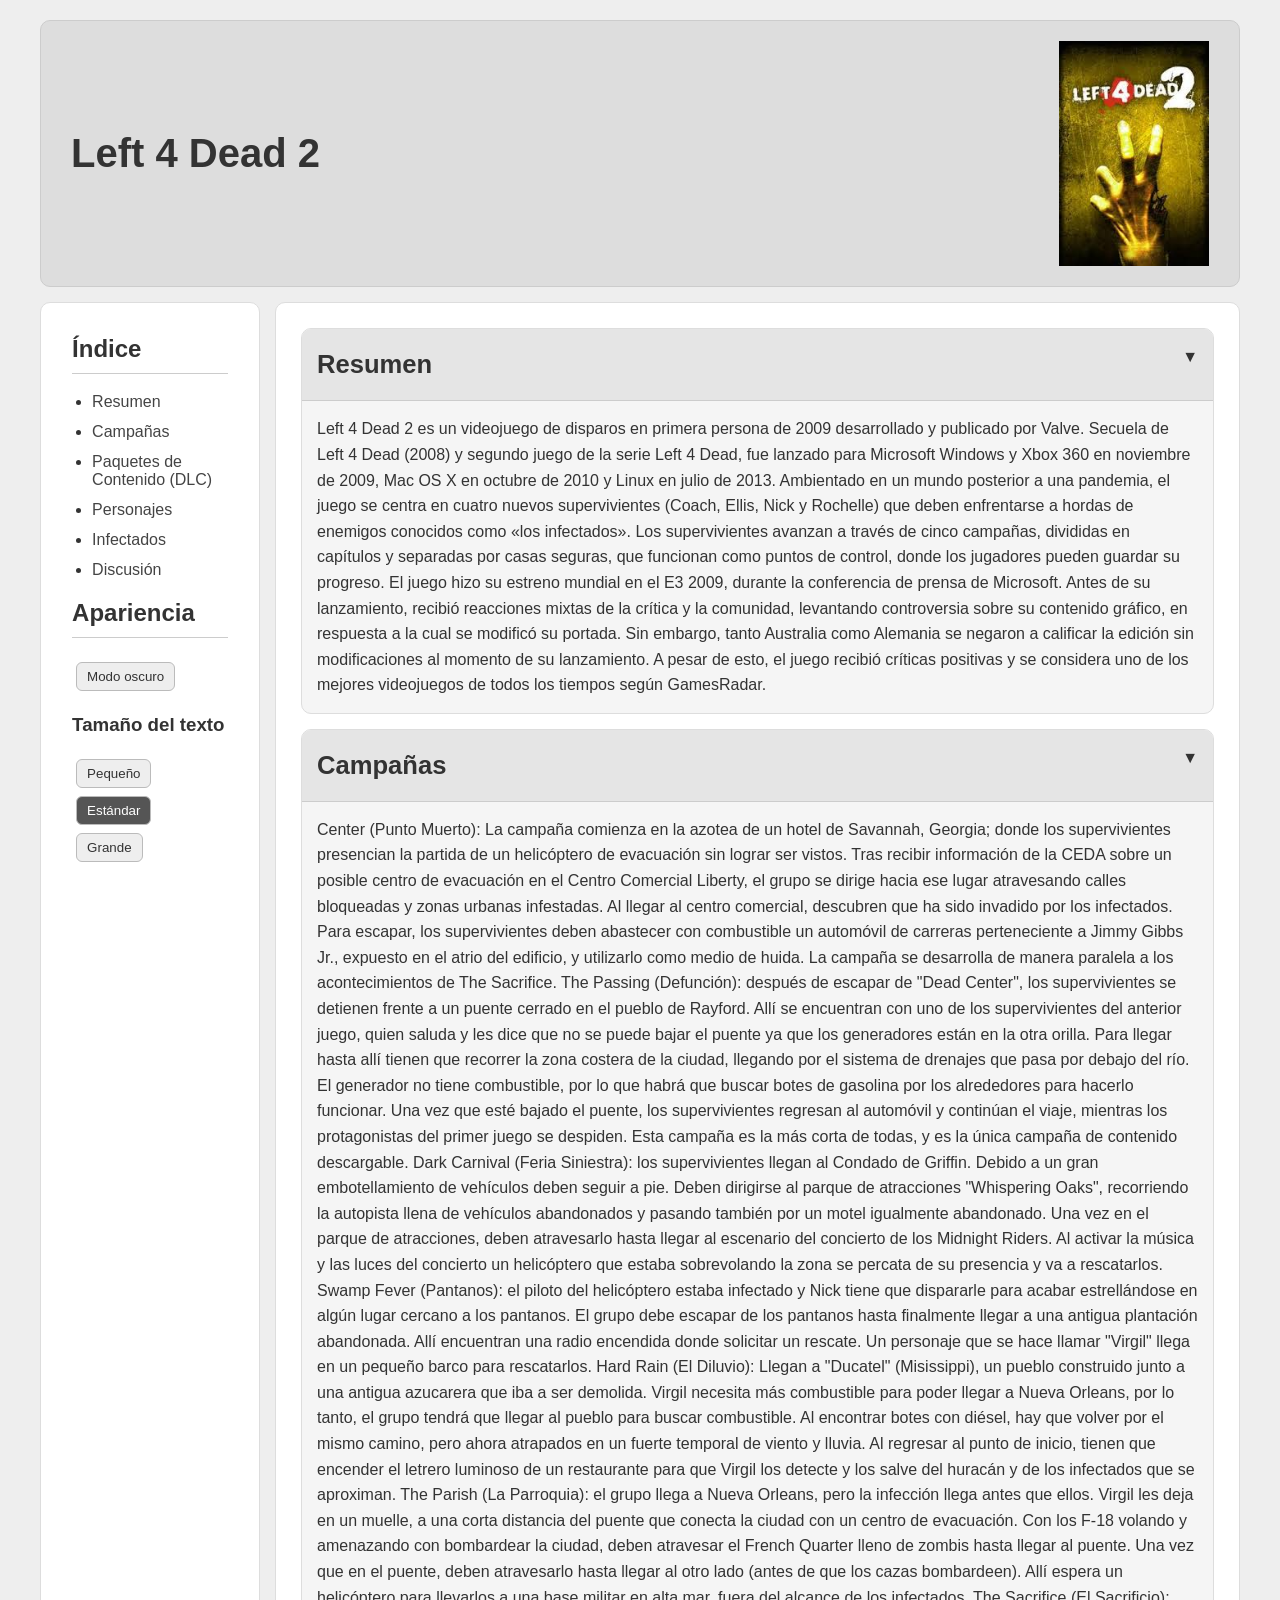
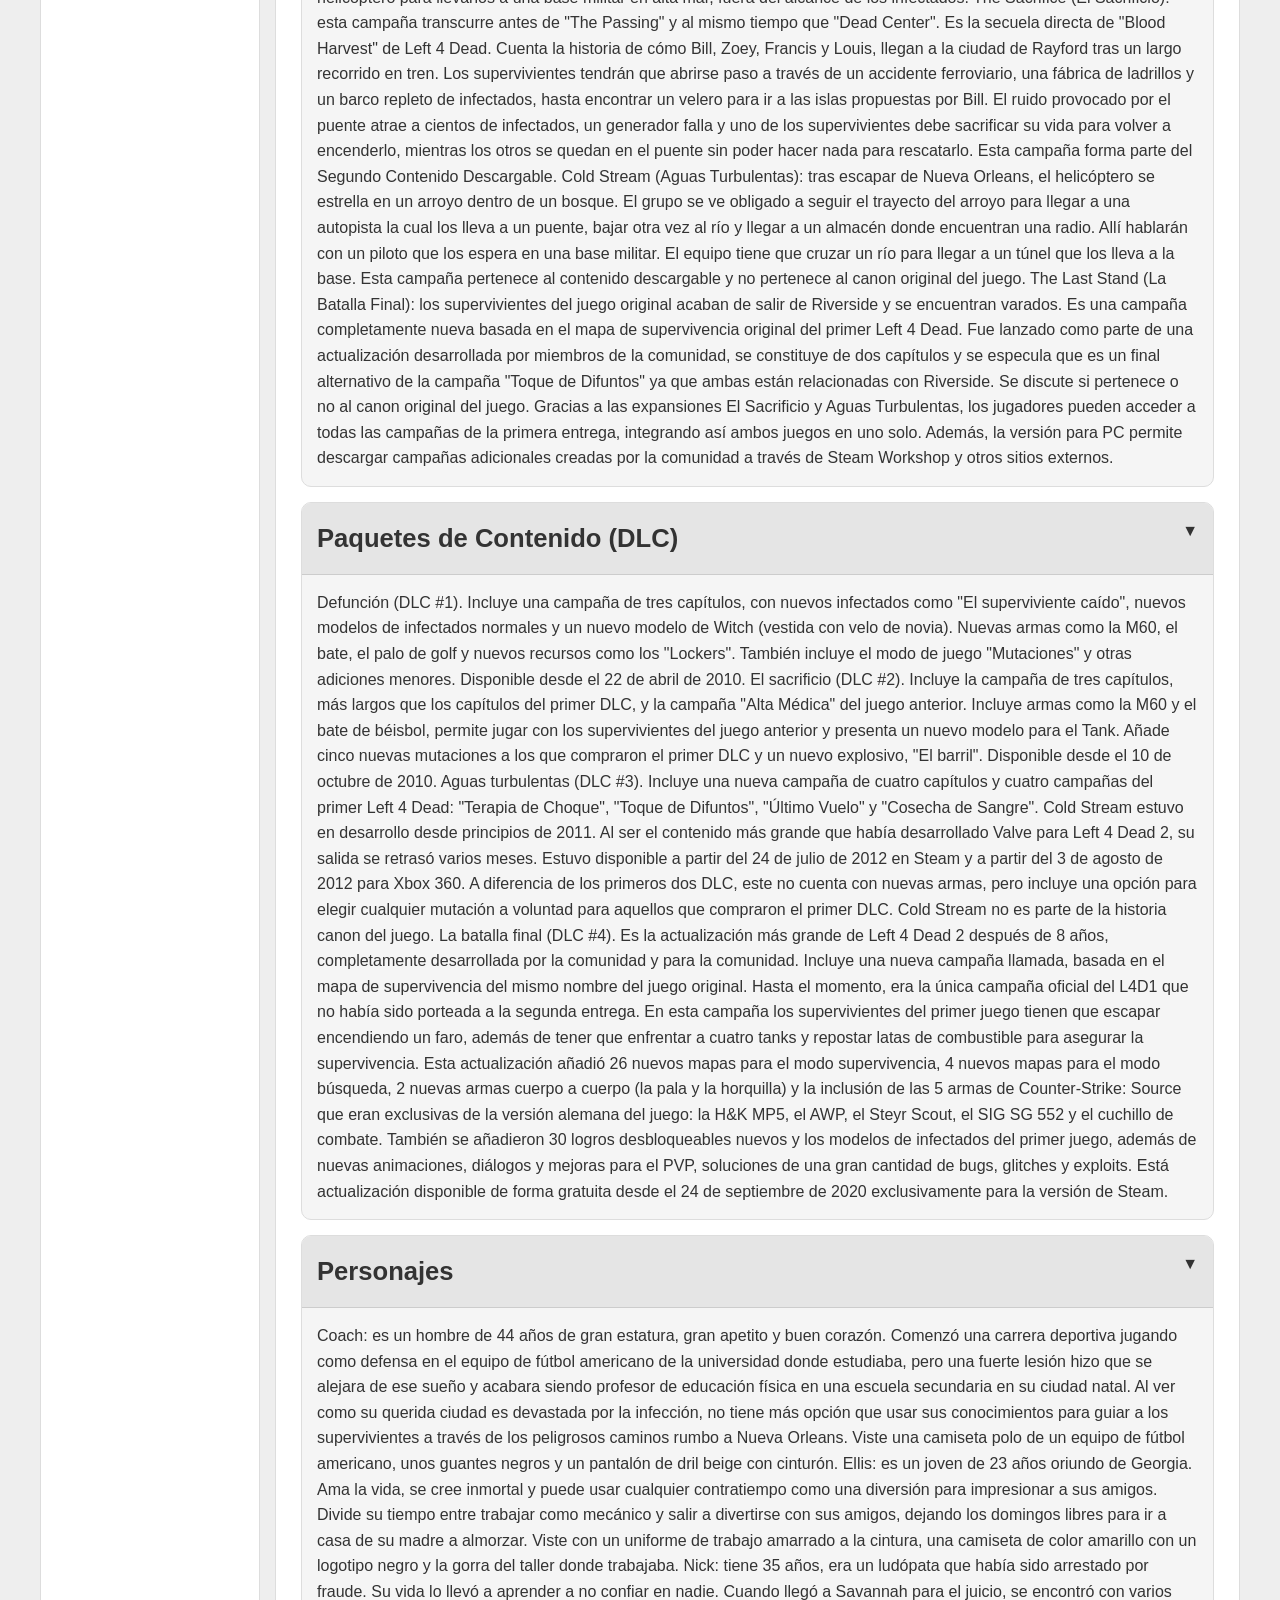
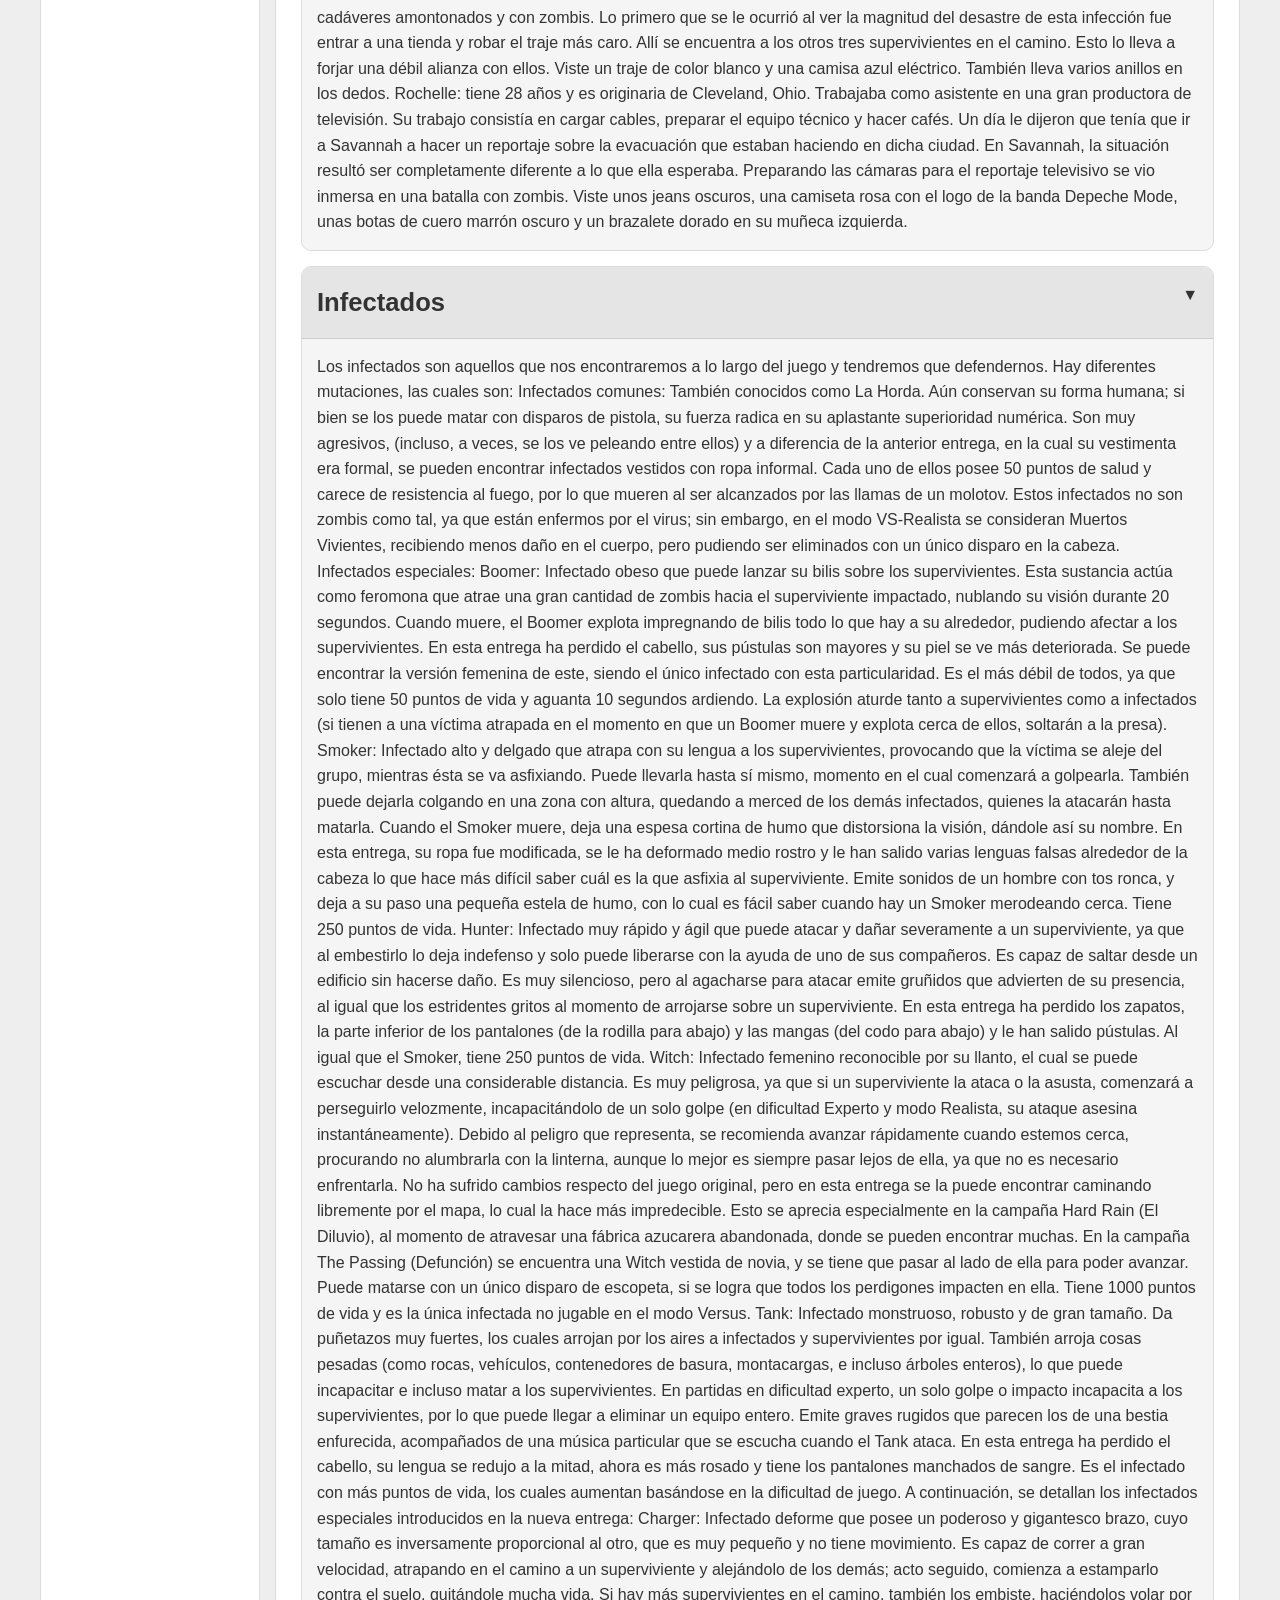
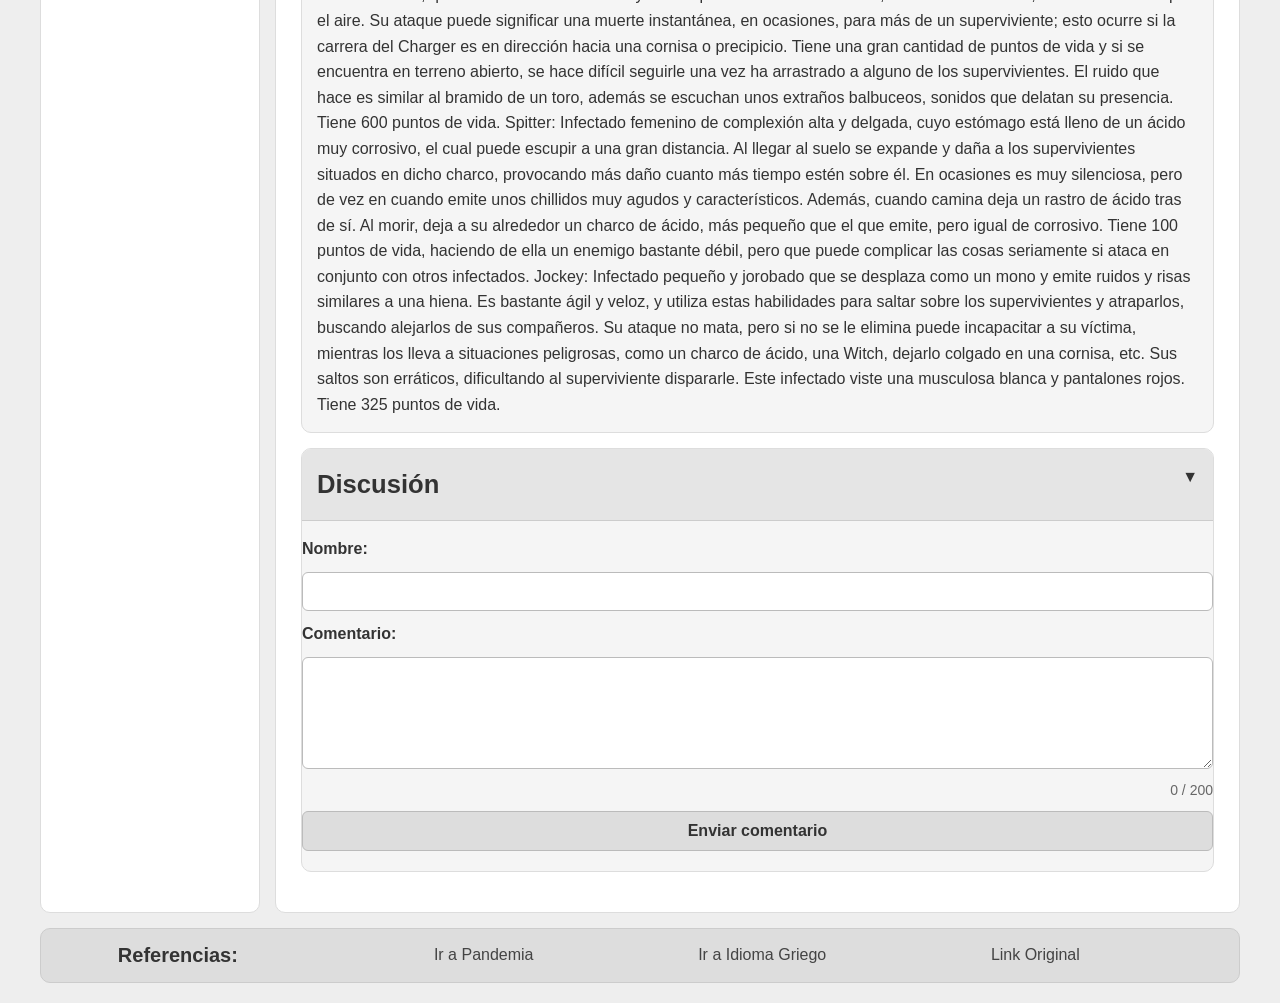
<file: index.html>
<!DOCTYPE html>

<head>
    <meta charset="UTF-8">
    <meta name="viewport" content="width=device-width, initial-scale=1.0">
    <title>Left 4 Dead 2</title>
    <link rel="stylesheet" href="./style.css">
    <script src="./main.js" defer></script>
</head>

<body>

    <div class="contenedor-wiki">

        <header>
            <h1>Left 4 Dead 2</h1>
            <img src="./img/ld2.jpg" class="imagen" alt="Logo de Left 4 Dead 2">
        </header>

        <aside>
            <h2>Índice</h2>

            <ul id="lista-indice">
            </ul>

            <section class="panel-apariencia">
                <h2>Apariencia</h2>

                <button type="button" id="boton-modo">
                    Modo oscuro
                </button>

                <h3>Tamaño del texto</h3>

                <button type="button" id="boton-pequeno">
                    Pequeño
                </button>

                <button type="button" id="boton-estandar" class="seleccionado">
                    Estándar
                </button>

                <button type="button" id="boton-grande">
                    Grande
                </button>
            </section>
        </aside>

        <main>
            <section> 
            <h2 id="resumen">Resumen</h2>

            <p>
                Left 4 Dead 2 es un videojuego de disparos en primera persona de 2009 desarrollado y publicado por Valve.
                Secuela de Left 4 Dead (2008) y segundo juego de la serie Left 4 Dead, fue lanzado para Microsoft
                Windows y Xbox 360 en noviembre de 2009, Mac OS X en octubre de 2010 y Linux en julio de 2013.
                Ambientado en un mundo posterior a una pandemia, el juego se centra en cuatro nuevos supervivientes
                (Coach, Ellis, Nick y Rochelle) que deben enfrentarse a hordas de enemigos conocidos como «los
                infectados». Los supervivientes avanzan a través de cinco campañas, divididas en capítulos y separadas
                por casas seguras, que funcionan como puntos de control, donde los jugadores pueden guardar su progreso.
                El juego hizo su estreno mundial en el E3 2009, durante la conferencia de prensa de Microsoft. Antes de
                su lanzamiento, recibió reacciones mixtas de la crítica y la comunidad, levantando controversia sobre su
                contenido gráfico, en respuesta a la cual se modificó su portada. Sin embargo, tanto Australia como
                Alemania se negaron a calificar la edición sin modificaciones al momento de su lanzamiento. A pesar de
                esto, el juego recibió críticas positivas y se considera uno de los mejores videojuegos de todos los
                tiempos según GamesRadar.
            </p>
            </section>

            <section> 
            <h2 id="campañas">Campañas</h2>

            <p>
                Center (Punto Muerto): La campaña comienza en la azotea de un hotel de Savannah, Georgia; donde los
                supervivientes presencian la partida de un helicóptero de evacuación sin lograr ser vistos. Tras recibir
                información de la CEDA sobre un posible centro de evacuación en el Centro Comercial Liberty, el grupo se
                dirige hacia ese lugar atravesando calles bloqueadas y zonas urbanas infestadas. Al llegar al centro
                comercial, descubren que ha sido invadido por los infectados. Para escapar, los supervivientes deben
                abastecer con combustible un automóvil de carreras perteneciente a Jimmy Gibbs Jr., expuesto en el atrio
                del edificio, y utilizarlo como medio de huida. La campaña se desarrolla de manera paralela a los
                acontecimientos de The Sacrifice.

                The Passing (Defunción): después de escapar de "Dead Center", los supervivientes se detienen frente a un
                puente cerrado en el pueblo de Rayford. Allí se encuentran con uno de los supervivientes del anterior
                juego, quien saluda y les dice que no se puede bajar el puente ya que los generadores están en la otra
                orilla. Para llegar hasta allí tienen que recorrer la zona costera de la ciudad, llegando por el sistema
                de drenajes que pasa por debajo del río. El generador no tiene combustible, por lo que habrá que buscar
                botes de gasolina por los alrededores para hacerlo funcionar. Una vez que esté bajado el puente, los
                supervivientes regresan al automóvil y continúan el viaje, mientras los protagonistas del primer juego se
                despiden. Esta campaña es la más corta de todas, y es la única campaña de contenido descargable.

                Dark Carnival (Feria Siniestra): los supervivientes llegan al Condado de Griffin. Debido a un gran
                embotellamiento de vehículos deben seguir a pie. Deben dirigirse al parque de atracciones "Whispering
                Oaks", recorriendo la autopista llena de vehículos abandonados y pasando también por un motel igualmente
                abandonado. Una vez en el parque de atracciones, deben atravesarlo hasta llegar al escenario del
                concierto de los Midnight Riders. Al activar la música y las luces del concierto un helicóptero que estaba
                sobrevolando la zona se percata de su presencia y va a rescatarlos.

                Swamp Fever (Pantanos): el piloto del helicóptero estaba infectado y Nick tiene que dispararle para
                acabar estrellándose en algún lugar cercano a los pantanos. El grupo debe escapar de los pantanos hasta
                finalmente llegar a una antigua plantación abandonada. Allí encuentran una radio encendida donde solicitar
                un rescate. Un personaje que se hace llamar "Virgil" llega en un pequeño barco para rescatarlos.

                Hard Rain (El Diluvio): Llegan a "Ducatel" (Misissippi), un pueblo construido junto a una antigua
                azucarera que iba a ser demolida. Virgil necesita más combustible para poder llegar a Nueva Orleans,
                por lo tanto, el grupo tendrá que llegar al pueblo para buscar combustible. Al encontrar botes con diésel,
                hay que volver por el mismo camino, pero ahora atrapados en un fuerte temporal de viento y lluvia. Al
                regresar al punto de inicio, tienen que encender el letrero luminoso de un restaurante para que Virgil los
                detecte y los salve del huracán y de los infectados que se aproximan.

                The Parish (La Parroquia): el grupo llega a Nueva Orleans, pero la infección llega antes que ellos.
                Virgil les deja en un muelle, a una corta distancia del puente que conecta la ciudad con un centro de
                evacuación. Con los F-18 volando y amenazando con bombardear la ciudad, deben atravesar el French Quarter
                lleno de zombis hasta llegar al puente. Una vez que en el puente, deben atravesarlo hasta llegar al otro
                lado (antes de que los cazas bombardeen). Allí espera un helicóptero para llevarlos a una base militar en
                alta mar, fuera del alcance de los infectados.

                The Sacrifice (El Sacrificio): esta campaña transcurre antes de "The Passing" y al mismo tiempo que
                "Dead Center". Es la secuela directa de "Blood Harvest" de Left 4 Dead. Cuenta la historia de cómo Bill,
                Zoey, Francis y Louis, llegan a la ciudad de Rayford tras un largo recorrido en tren. Los supervivientes
                tendrán que abrirse paso a través de un accidente ferroviario, una fábrica de ladrillos y un barco repleto
                de infectados, hasta encontrar un velero para ir a las islas propuestas por Bill. El ruido provocado por
                el puente atrae a cientos de infectados, un generador falla y uno de los supervivientes debe sacrificar su
                vida para volver a encenderlo, mientras los otros se quedan en el puente sin poder hacer nada para
                rescatarlo. Esta campaña forma parte del Segundo Contenido Descargable.

                Cold Stream (Aguas Turbulentas): tras escapar de Nueva Orleans, el helicóptero se estrella en un arroyo
                dentro de un bosque. El grupo se ve obligado a seguir el trayecto del arroyo para llegar a una autopista
                la cual los lleva a un puente, bajar otra vez al río y llegar a un almacén donde encuentran una radio.
                Allí hablarán con un piloto que los espera en una base militar. El equipo tiene que cruzar un río para
                llegar a un túnel que los lleva a la base. Esta campaña pertenece al contenido descargable y no pertenece
                al canon original del juego.

                The Last Stand (La Batalla Final): los supervivientes del juego original acaban de salir de Riverside y
                se encuentran varados. Es una campaña completamente nueva basada en el mapa de supervivencia original del
                primer Left 4 Dead. Fue lanzado como parte de una actualización desarrollada por miembros de la comunidad,
                se constituye de dos capítulos y se especula que es un final alternativo de la campaña "Toque de Difuntos"
                ya que ambas están relacionadas con Riverside. Se discute si pertenece o no al canon original del juego.

                Gracias a las expansiones El Sacrificio y Aguas Turbulentas, los jugadores pueden acceder a todas las
                campañas de la primera entrega, integrando así ambos juegos en uno solo. Además, la versión para PC
                permite descargar campañas adicionales creadas por la comunidad a través de Steam Workshop y otros sitios
                externos.
            </p>
            </section> 

            <section> 
            <h2 id="DLCs">Paquetes de Contenido (DLC)</h2>

            <p>
                Defunción (DLC #1). Incluye una campaña de tres capítulos, con nuevos infectados como "El superviviente
                caído", nuevos modelos de infectados normales y un nuevo modelo de Witch (vestida con velo de novia).
                Nuevas armas como la M60, el bate, el palo de golf y nuevos recursos como los "Lockers". También incluye
                el modo de juego "Mutaciones" y otras adiciones menores. Disponible desde el 22 de abril de 2010.

                El sacrificio (DLC #2). Incluye la campaña de tres capítulos, más largos que los capítulos del primer
                DLC, y la campaña "Alta Médica" del juego anterior. Incluye armas como la M60 y el bate de béisbol,
                permite jugar con los supervivientes del juego anterior y presenta un nuevo modelo para el Tank. Añade
                cinco nuevas mutaciones a los que compraron el primer DLC y un nuevo explosivo, "El barril". Disponible
                desde el 10 de octubre de 2010.

                Aguas turbulentas (DLC #3). Incluye una nueva campaña de cuatro capítulos y cuatro campañas del primer
                Left 4 Dead: "Terapia de Choque", "Toque de Difuntos", "Último Vuelo" y "Cosecha de Sangre". Cold Stream
                estuvo en desarrollo desde principios de 2011. Al ser el contenido más grande que había desarrollado
                Valve para Left 4 Dead 2, su salida se retrasó varios meses. Estuvo disponible a partir del 24 de julio
                de 2012 en Steam y a partir del 3 de agosto de 2012 para Xbox 360. A diferencia de los primeros dos DLC,
                este no cuenta con nuevas armas, pero incluye una opción para elegir cualquier mutación a voluntad para
                aquellos que compraron el primer DLC. Cold Stream no es parte de la historia canon del juego.

                La batalla final (DLC #4). Es la actualización más grande de Left 4 Dead 2 después de 8 años,
                completamente desarrollada por la comunidad y para la comunidad. Incluye una nueva campaña llamada,
                basada en el mapa de supervivencia del mismo nombre del juego original. Hasta el momento, era la única
                campaña oficial del L4D1 que no había sido porteada a la segunda entrega. En esta campaña los
                supervivientes del primer juego tienen que escapar encendiendo un faro, además de tener que enfrentar a
                cuatro tanks y repostar latas de combustible para asegurar la supervivencia. Esta actualización añadió
                26 nuevos mapas para el modo supervivencia, 4 nuevos mapas para el modo búsqueda, 2 nuevas armas cuerpo a
                cuerpo (la pala y la horquilla) y la inclusión de las 5 armas de Counter-Strike: Source que eran
                exclusivas de la versión alemana del juego: la H&K MP5, el AWP, el Steyr Scout, el SIG SG 552 y el cuchillo
                de combate. También se añadieron 30 logros desbloqueables nuevos y los modelos de infectados del primer
                juego, además de nuevas animaciones, diálogos y mejoras para el PVP, soluciones de una gran cantidad de
                bugs, glitches y exploits. Está actualización disponible de forma gratuita desde el 24 de septiembre de
                2020 exclusivamente para la versión de Steam.
            </p>
            </section>
            
            <section> 
            <h2 id="personajes">Personajes</h2>

            <p>
                Coach: es un hombre de 44 años de gran estatura, gran apetito y buen corazón. Comenzó una carrera
                deportiva jugando como defensa en el equipo de fútbol americano de la universidad donde estudiaba, pero
                una fuerte lesión hizo que se alejara de ese sueño y acabara siendo profesor de educación física en una
                escuela secundaria en su ciudad natal. Al ver como su querida ciudad es devastada por la infección, no
                tiene más opción que usar sus conocimientos para guiar a los supervivientes a través de los peligrosos
                caminos rumbo a Nueva Orleans. Viste una camiseta polo de un equipo de fútbol americano, unos guantes
                negros y un pantalón de dril beige con cinturón.

                Ellis: es un joven de 23 años oriundo de Georgia. Ama la vida, se cree inmortal y puede usar cualquier
                contratiempo como una diversión para impresionar a sus amigos. Divide su tiempo entre trabajar como
                mecánico y salir a divertirse con sus amigos, dejando los domingos libres para ir a casa de su madre a
                almorzar. Viste con un uniforme de trabajo amarrado a la cintura, una camiseta de color amarillo con un
                logotipo negro y la gorra del taller donde trabajaba.

                Nick: tiene 35 años, era un ludópata que había sido arrestado por fraude. Su vida lo llevó a aprender a
                no confiar en nadie. Cuando llegó a Savannah para el juicio, se encontró con varios cadáveres amontonados
                y con zombis. Lo primero que se le ocurrió al ver la magnitud del desastre de esta infección fue entrar a
                una tienda y robar el traje más caro. Allí se encuentra a los otros tres supervivientes en el camino. Esto
                lo lleva a forjar una débil alianza con ellos. Viste un traje de color blanco y una camisa azul eléctrico.
                También lleva varios anillos en los dedos.

                Rochelle: tiene 28 años y es originaria de Cleveland, Ohio. Trabajaba como asistente en una gran productora
                de televisión. Su trabajo consistía en cargar cables, preparar el equipo técnico y hacer cafés. Un día le
                dijeron que tenía que ir a Savannah a hacer un reportaje sobre la evacuación que estaban haciendo en dicha
                ciudad. En Savannah, la situación resultó ser completamente diferente a lo que ella esperaba. Preparando
                las cámaras para el reportaje televisivo se vio inmersa en una batalla con zombis. Viste unos jeans oscuros,
                una camiseta rosa con el logo de la banda Depeche Mode, unas botas de cuero marrón oscuro y un brazalete
                dorado en su muñeca izquierda.
            </p>
            </section>

            <section> 
            <h2 id="infectados">Infectados</h2>

            <p>
                Los infectados son aquellos que nos encontraremos a lo largo del juego y tendremos que defendernos. Hay
                diferentes mutaciones, las cuales son:

                Infectados comunes: También conocidos como La Horda. Aún conservan su forma humana; si bien se los puede
                matar con disparos de pistola, su fuerza radica en su aplastante superioridad numérica. Son muy agresivos,
                (incluso, a veces, se los ve peleando entre ellos) y a diferencia de la anterior entrega, en la cual su
                vestimenta era formal, se pueden encontrar infectados vestidos con ropa informal. Cada uno de ellos posee
                50 puntos de salud y carece de resistencia al fuego, por lo que mueren al ser alcanzados por las llamas de
                un molotov. Estos infectados no son zombis como tal, ya que están enfermos por el virus; sin embargo, en el
                modo VS-Realista se consideran Muertos Vivientes, recibiendo menos daño en el cuerpo, pero pudiendo ser
                eliminados con un único disparo en la cabeza.

                Infectados especiales:

                Boomer: Infectado obeso que puede lanzar su bilis sobre los supervivientes. Esta sustancia actúa como
                feromona que atrae una gran cantidad de zombis hacia el superviviente impactado, nublando su visión durante
                20 segundos. Cuando muere, el Boomer explota impregnando de bilis todo lo que hay a su alrededor, pudiendo
                afectar a los supervivientes. En esta entrega ha perdido el cabello, sus pústulas son mayores y su piel se
                ve más deteriorada. Se puede encontrar la versión femenina de este, siendo el único infectado con esta
                particularidad. Es el más débil de todos, ya que solo tiene 50 puntos de vida y aguanta 10 segundos ardiendo.
                La explosión aturde tanto a supervivientes como a infectados (si tienen a una víctima atrapada en el momento
                en que un Boomer muere y explota cerca de ellos, soltarán a la presa).

                Smoker: Infectado alto y delgado que atrapa con su lengua a los supervivientes, provocando que la víctima
                se aleje del grupo, mientras ésta se va asfixiando. Puede llevarla hasta sí mismo, momento en el cual
                comenzará a golpearla. También puede dejarla colgando en una zona con altura, quedando a merced de los demás
                infectados, quienes la atacarán hasta matarla. Cuando el Smoker muere, deja una espesa cortina de humo que
                distorsiona la visión, dándole así su nombre. En esta entrega, su ropa fue modificada, se le ha deformado
                medio rostro y le han salido varias lenguas falsas alrededor de la cabeza lo que hace más difícil saber cuál
                es la que asfixia al superviviente. Emite sonidos de un hombre con tos ronca, y deja a su paso una pequeña
                estela de humo, con lo cual es fácil saber cuando hay un Smoker merodeando cerca. Tiene 250 puntos de vida.

                Hunter: Infectado muy rápido y ágil que puede atacar y dañar severamente a un superviviente, ya que al
                embestirlo lo deja indefenso y solo puede liberarse con la ayuda de uno de sus compañeros. Es capaz de saltar
                desde un edificio sin hacerse daño. Es muy silencioso, pero al agacharse para atacar emite gruñidos que
                advierten de su presencia, al igual que los estridentes gritos al momento de arrojarse sobre un superviviente.
                En esta entrega ha perdido los zapatos, la parte inferior de los pantalones (de la rodilla para abajo) y las
                mangas (del codo para abajo) y le han salido pústulas. Al igual que el Smoker, tiene 250 puntos de vida.

                Witch: Infectado femenino reconocible por su llanto, el cual se puede escuchar desde una considerable
                distancia. Es muy peligrosa, ya que si un superviviente la ataca o la asusta, comenzará a perseguirlo
                velozmente, incapacitándolo de un solo golpe (en dificultad Experto y modo Realista, su ataque asesina
                instantáneamente). Debido al peligro que representa, se recomienda avanzar rápidamente cuando estemos cerca,
                procurando no alumbrarla con la linterna, aunque lo mejor es siempre pasar lejos de ella, ya que no es
                necesario enfrentarla. No ha sufrido cambios respecto del juego original, pero en esta entrega se la puede
                encontrar caminando libremente por el mapa, lo cual la hace más impredecible. Esto se aprecia especialmente
                en la campaña Hard Rain (El Diluvio), al momento de atravesar una fábrica azucarera abandonada, donde se
                pueden encontrar muchas. En la campaña The Passing (Defunción) se encuentra una Witch vestida de novia, y se
                tiene que pasar al lado de ella para poder avanzar. Puede matarse con un único disparo de escopeta, si se logra
                que todos los perdigones impacten en ella. Tiene 1000 puntos de vida y es la única infectada no jugable en el
                modo Versus.

                Tank: Infectado monstruoso, robusto y de gran tamaño. Da puñetazos muy fuertes, los cuales arrojan por los
                aires a infectados y supervivientes por igual. También arroja cosas pesadas (como rocas, vehículos,
                contenedores de basura, montacargas, e incluso árboles enteros), lo que puede incapacitar e incluso matar a
                los supervivientes. En partidas en dificultad experto, un solo golpe o impacto incapacita a los
                supervivientes, por lo que puede llegar a eliminar un equipo entero. Emite graves rugidos que parecen los
                de una bestia enfurecida, acompañados de una música particular que se escucha cuando el Tank ataca.
                En esta entrega ha perdido el cabello, su lengua se redujo a la mitad, ahora es más rosado y tiene los
                pantalones manchados de sangre. Es el infectado con más puntos de vida, los cuales aumentan basándose en la
                dificultad de juego.

                A continuación, se detallan los infectados especiales introducidos en la nueva entrega:

                Charger: Infectado deforme que posee un poderoso y gigantesco brazo, cuyo tamaño es inversamente
                proporcional al otro, que es muy pequeño y no tiene movimiento. Es capaz de correr a gran velocidad,
                atrapando en el camino a un superviviente y alejándolo de los demás; acto seguido, comienza a estamparlo
                contra el suelo, quitándole mucha vida. Si hay más supervivientes en el camino, también los embiste,
                haciéndolos volar por el aire. Su ataque puede significar una muerte instantánea, en ocasiones, para más de
                un superviviente; esto ocurre si la carrera del Charger es en dirección hacia una cornisa o precipicio. Tiene
                una gran cantidad de puntos de vida y si se encuentra en terreno abierto, se hace difícil seguirle una vez ha
                arrastrado a alguno de los supervivientes. El ruido que hace es similar al bramido de un toro, además se
                escuchan unos extraños balbuceos, sonidos que delatan su presencia. Tiene 600 puntos de vida.

                Spitter: Infectado femenino de complexión alta y delgada, cuyo estómago está lleno de un ácido muy corrosivo,
                el cual puede escupir a una gran distancia. Al llegar al suelo se expande y daña a los supervivientes situados
                en dicho charco, provocando más daño cuanto más tiempo estén sobre él. En ocasiones es muy silenciosa, pero
                de vez en cuando emite unos chillidos muy agudos y característicos. Además, cuando camina deja un rastro de
                ácido tras de sí. Al morir, deja a su alrededor un charco de ácido, más pequeño que el que emite, pero igual de
                corrosivo. Tiene 100 puntos de vida, haciendo de ella un enemigo bastante débil, pero que puede complicar las
                cosas seriamente si ataca en conjunto con otros infectados.

                Jockey: Infectado pequeño y jorobado que se desplaza como un mono y emite ruidos y risas similares a una
                hiena. Es bastante ágil y veloz, y utiliza estas habilidades para saltar sobre los supervivientes y atraparlos,
                buscando alejarlos de sus compañeros. Su ataque no mata, pero si no se le elimina puede incapacitar a su
                víctima, mientras los lleva a situaciones peligrosas, como un charco de ácido, una Witch, dejarlo colgado en
                una cornisa, etc. Sus saltos son erráticos, dificultando al superviviente dispararle. Este infectado viste una
                musculosa blanca y pantalones rojos. Tiene 325 puntos de vida.
            </p>
            </section>

            <section>
                <h2 id="discusion">Discusión</h2>
                <form id="formulario-comentarios">

                    <label for="nombre-comentario">Nombre:</label>
                    <input type="text" id="nombre-comentario" maxlength="33">

                    <label for="texto-comentario">Comentario:</label>
                    <textarea id="texto-comentario" maxlength="200"></textarea>

                    <p id="contador-caracteres">0 / 200</p>

                    <button type="submit">Enviar comentario</button>

                </form>
                <p id="aviso-comentarios"></p>
                <ul id="lista-comentarios">
                </ul>
            </section>
        </main>

        <footer>
            <h2>Referencias:</h2>

            <ul>
                <li><a href="./tema2.html">Ir a Pandemia</a></li>
                <li><a href="./tema3.html">Ir a Idioma Griego</a></li>
                <li>
                    <a href="https://es.wikipedia.org/wiki/Left_4_Dead_2">
                        Link Original
                    </a>
                </li>
            </ul>
        </footer>

    </div>

</body>

</html>
</file>
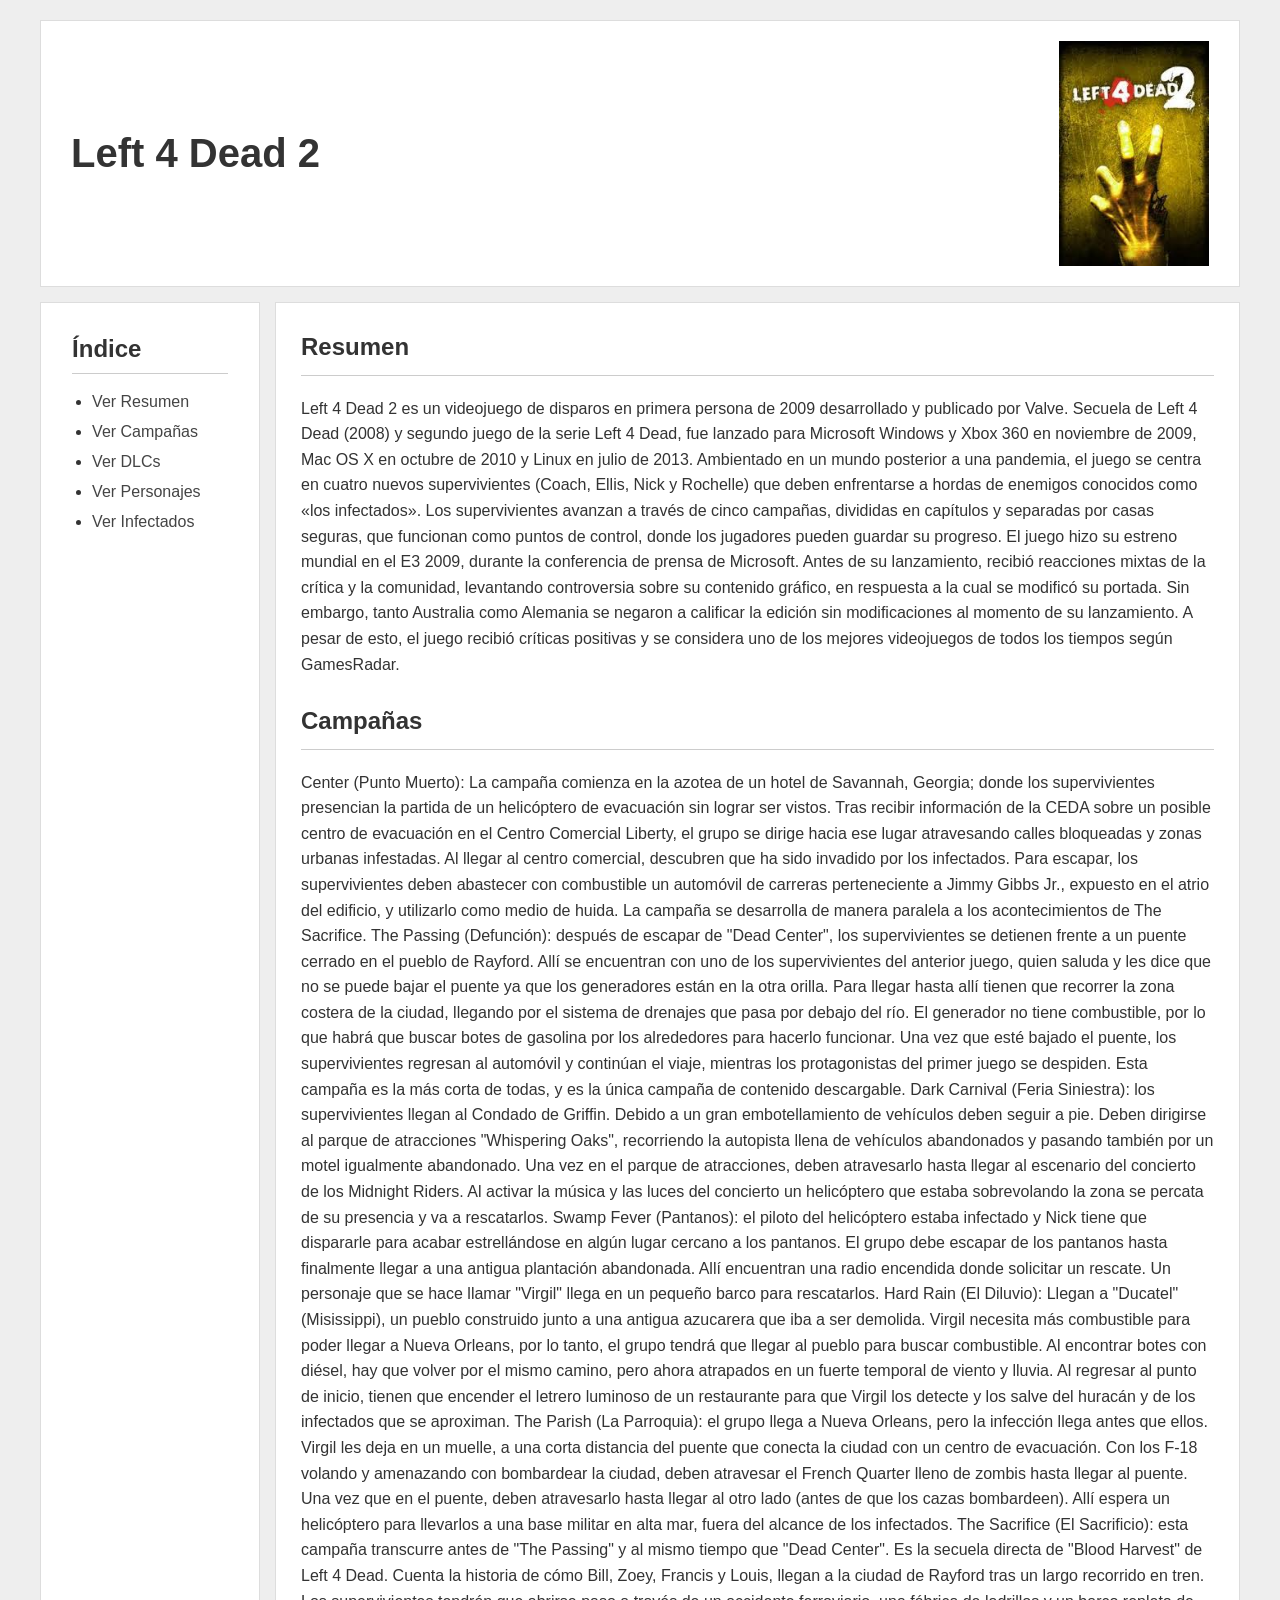
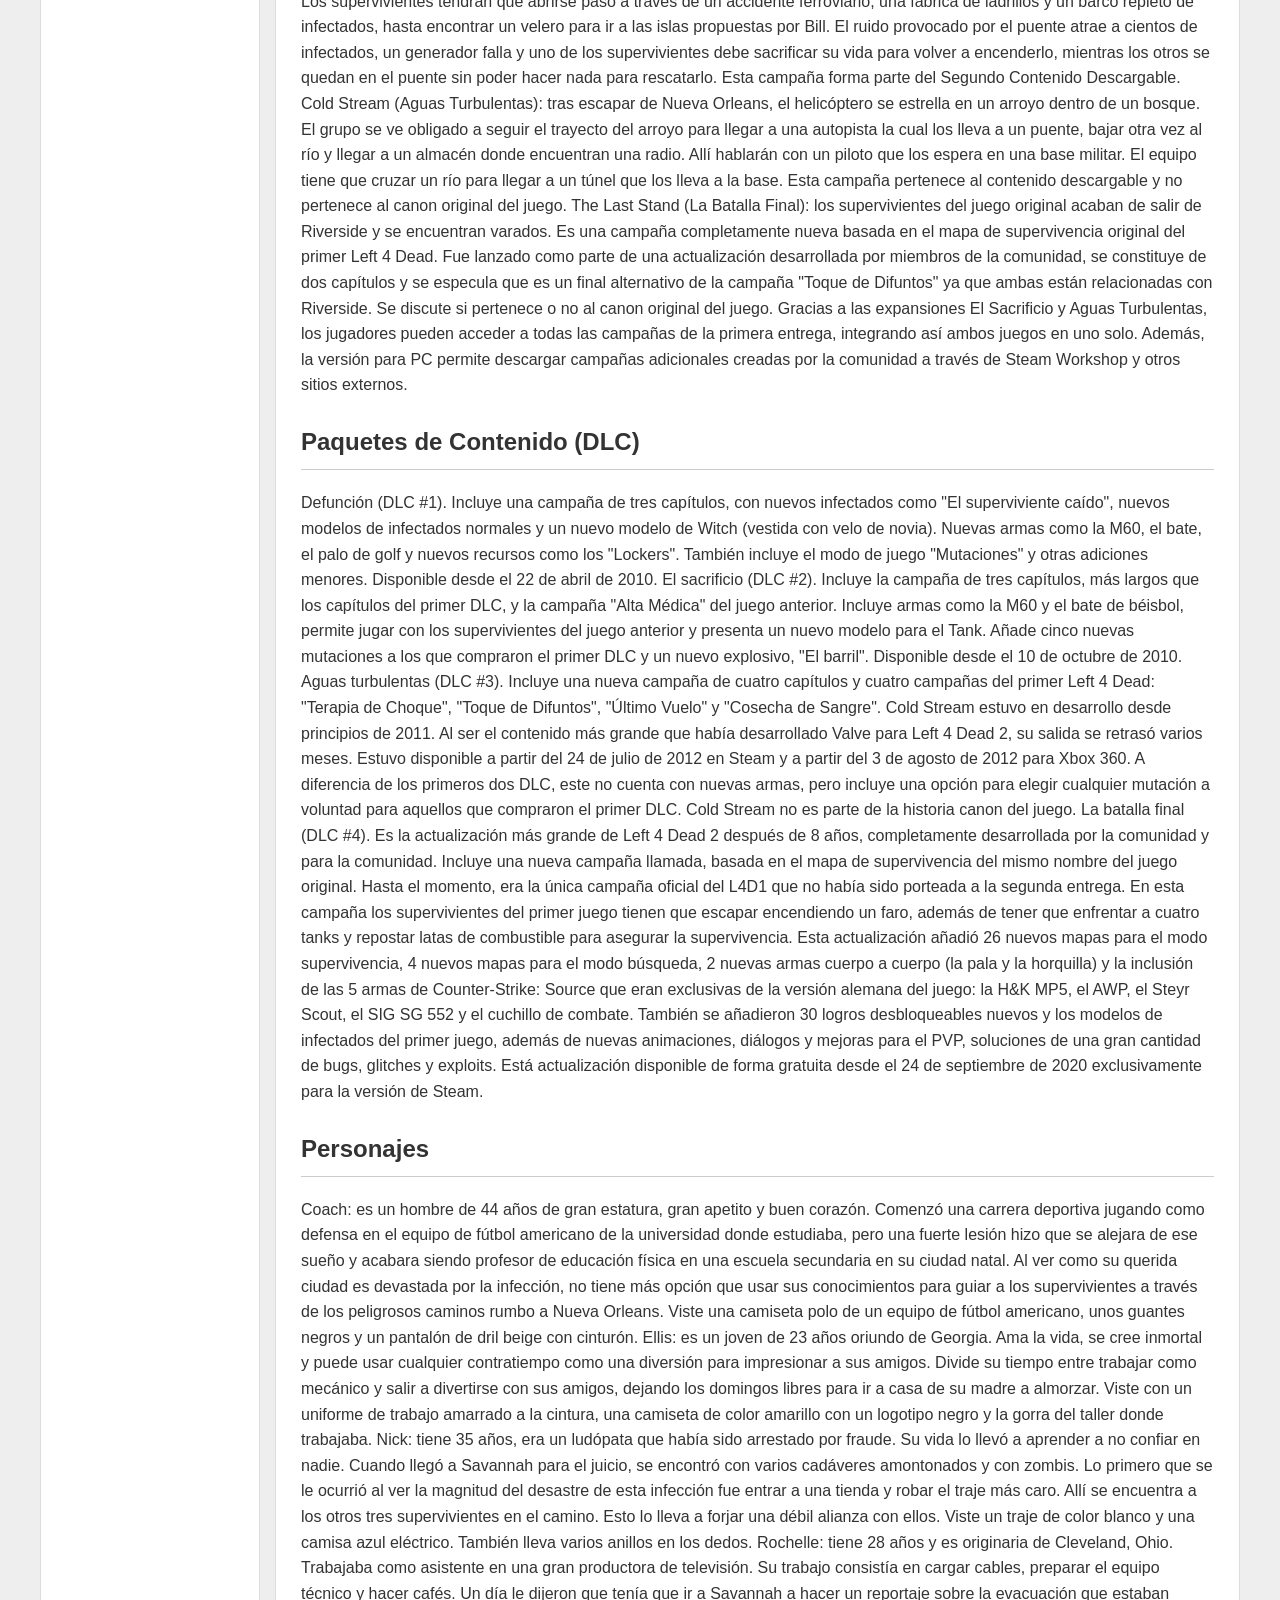
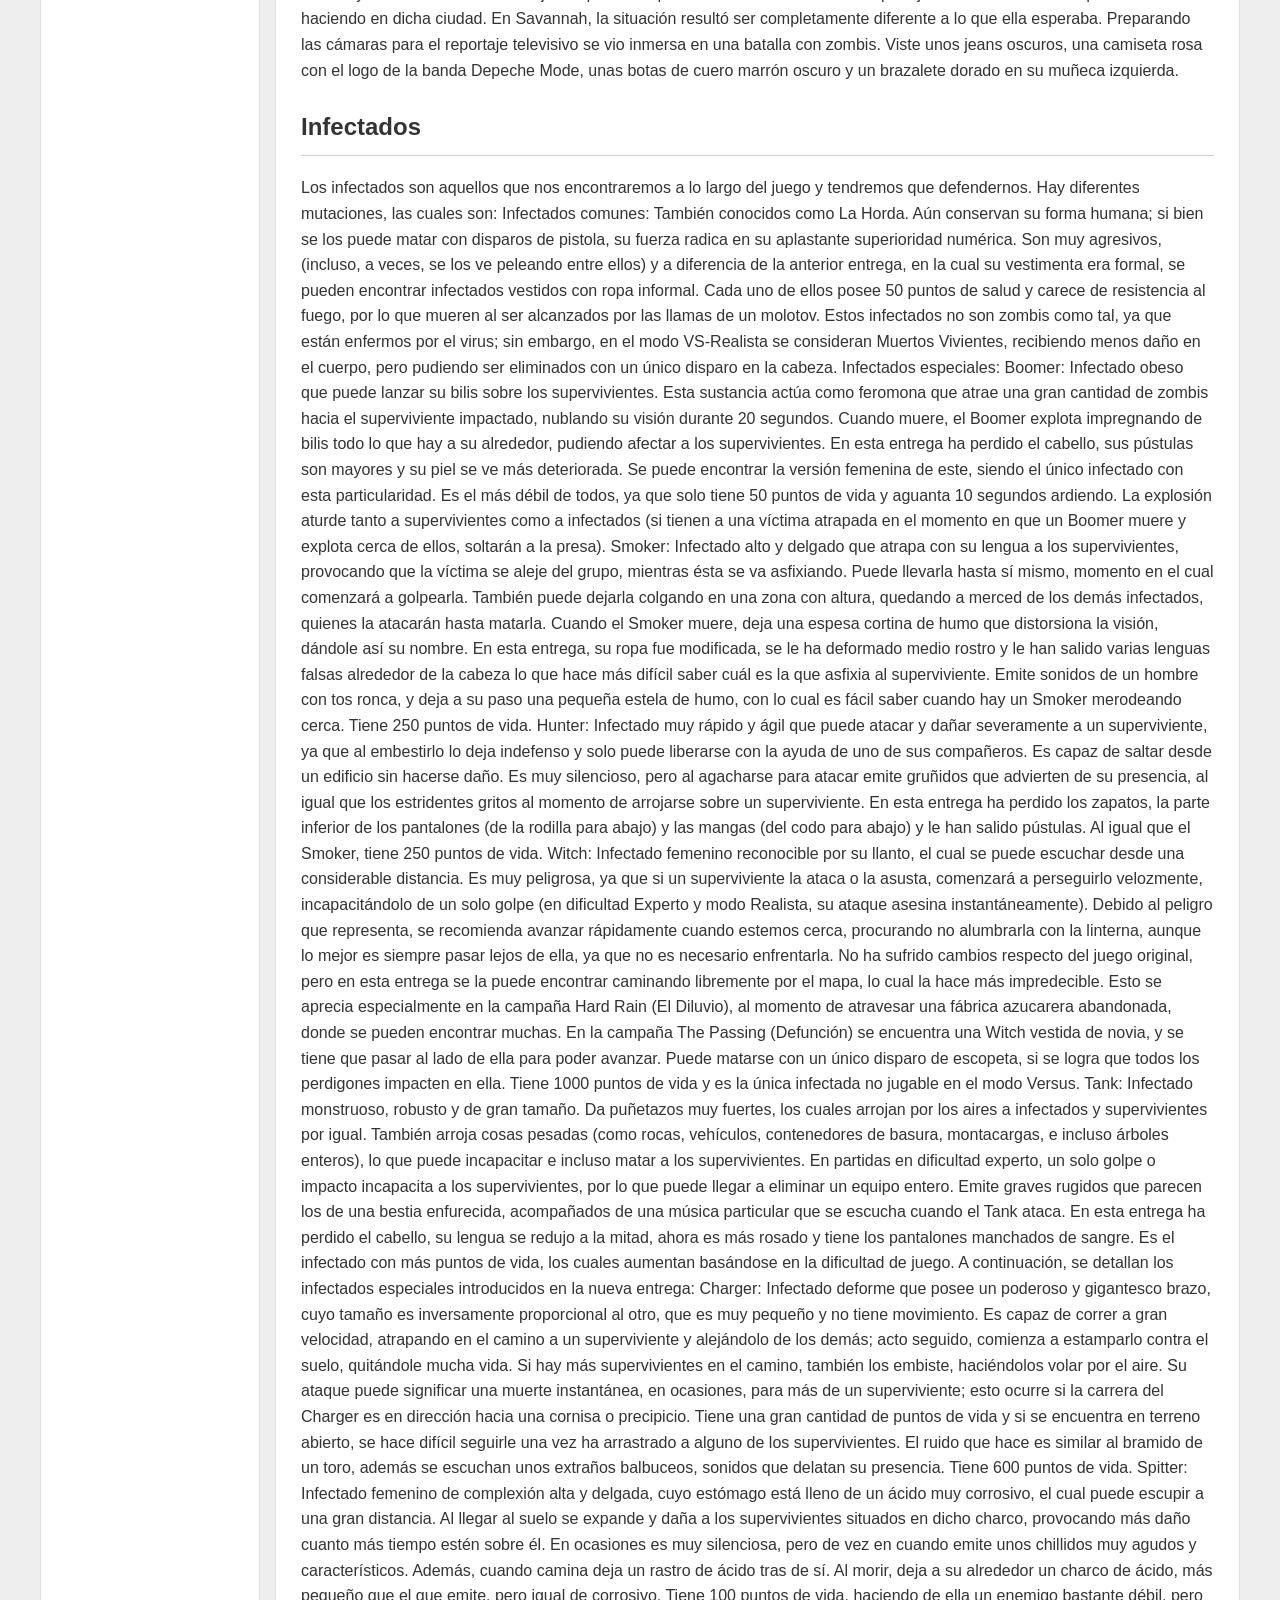
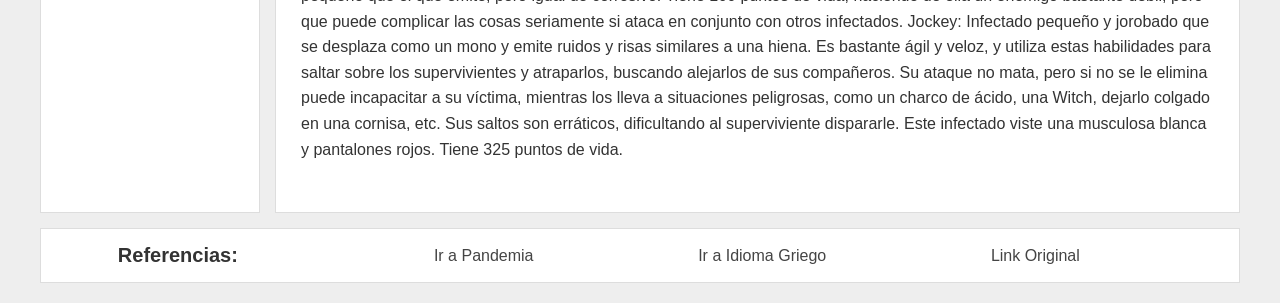
<file: index/index.html>
<!DOCTYPE html>

<head>
    <meta charset="UTF-8">
    <meta name="viewport" content="width=device-width, initial-scale=1.0">
    <title>Left 4 Dead 2</title>
    <link rel="stylesheet" href="../css/style.css">
</head>

<body>

    <div class="contenedor-wiki">

        <header>
            <h1>Left 4 Dead 2</h1>
            <img src="../img/ld2.jpg" class="imagen" alt="Logo de Left 4 Dead 2">
        </header>

        <aside>
            <h2>Índice</h2>

            <ul>
                <li><a href="#resumen">Ver Resumen</a></li>
                <li><a href="#campañas">Ver Campañas</a></li>
                <li><a href="#DLCs">Ver DLCs</a></li>
                <li><a href="#personajes">Ver Personajes</a></li>
                <li><a href="#infectados">Ver Infectados</a></li>
            </ul>
        </aside>

        <main>

            <h2 id="resumen">Resumen</h2>

            <p>
                Left 4 Dead 2 es un videojuego de disparos en primera persona de 2009 desarrollado y publicado por Valve.
                Secuela de Left 4 Dead (2008) y segundo juego de la serie Left 4 Dead, fue lanzado para Microsoft
                Windows y Xbox 360 en noviembre de 2009, Mac OS X en octubre de 2010 y Linux en julio de 2013.
                Ambientado en un mundo posterior a una pandemia, el juego se centra en cuatro nuevos supervivientes
                (Coach, Ellis, Nick y Rochelle) que deben enfrentarse a hordas de enemigos conocidos como «los
                infectados». Los supervivientes avanzan a través de cinco campañas, divididas en capítulos y separadas
                por casas seguras, que funcionan como puntos de control, donde los jugadores pueden guardar su progreso.
                El juego hizo su estreno mundial en el E3 2009, durante la conferencia de prensa de Microsoft. Antes de
                su lanzamiento, recibió reacciones mixtas de la crítica y la comunidad, levantando controversia sobre su
                contenido gráfico, en respuesta a la cual se modificó su portada. Sin embargo, tanto Australia como
                Alemania se negaron a calificar la edición sin modificaciones al momento de su lanzamiento. A pesar de
                esto, el juego recibió críticas positivas y se considera uno de los mejores videojuegos de todos los
                tiempos según GamesRadar.
            </p>

            <h2 id="campañas">Campañas</h2>

            <p>
                Center (Punto Muerto): La campaña comienza en la azotea de un hotel de Savannah, Georgia; donde los
                supervivientes presencian la partida de un helicóptero de evacuación sin lograr ser vistos. Tras recibir
                información de la CEDA sobre un posible centro de evacuación en el Centro Comercial Liberty, el grupo se
                dirige hacia ese lugar atravesando calles bloqueadas y zonas urbanas infestadas. Al llegar al centro
                comercial, descubren que ha sido invadido por los infectados. Para escapar, los supervivientes deben
                abastecer con combustible un automóvil de carreras perteneciente a Jimmy Gibbs Jr., expuesto en el atrio
                del edificio, y utilizarlo como medio de huida. La campaña se desarrolla de manera paralela a los
                acontecimientos de The Sacrifice.

                The Passing (Defunción): después de escapar de "Dead Center", los supervivientes se detienen frente a un
                puente cerrado en el pueblo de Rayford. Allí se encuentran con uno de los supervivientes del anterior
                juego, quien saluda y les dice que no se puede bajar el puente ya que los generadores están en la otra
                orilla. Para llegar hasta allí tienen que recorrer la zona costera de la ciudad, llegando por el sistema
                de drenajes que pasa por debajo del río. El generador no tiene combustible, por lo que habrá que buscar
                botes de gasolina por los alrededores para hacerlo funcionar. Una vez que esté bajado el puente, los
                supervivientes regresan al automóvil y continúan el viaje, mientras los protagonistas del primer juego se
                despiden. Esta campaña es la más corta de todas, y es la única campaña de contenido descargable.

                Dark Carnival (Feria Siniestra): los supervivientes llegan al Condado de Griffin. Debido a un gran
                embotellamiento de vehículos deben seguir a pie. Deben dirigirse al parque de atracciones "Whispering
                Oaks", recorriendo la autopista llena de vehículos abandonados y pasando también por un motel igualmente
                abandonado. Una vez en el parque de atracciones, deben atravesarlo hasta llegar al escenario del
                concierto de los Midnight Riders. Al activar la música y las luces del concierto un helicóptero que estaba
                sobrevolando la zona se percata de su presencia y va a rescatarlos.

                Swamp Fever (Pantanos): el piloto del helicóptero estaba infectado y Nick tiene que dispararle para
                acabar estrellándose en algún lugar cercano a los pantanos. El grupo debe escapar de los pantanos hasta
                finalmente llegar a una antigua plantación abandonada. Allí encuentran una radio encendida donde solicitar
                un rescate. Un personaje que se hace llamar "Virgil" llega en un pequeño barco para rescatarlos.

                Hard Rain (El Diluvio): Llegan a "Ducatel" (Misissippi), un pueblo construido junto a una antigua
                azucarera que iba a ser demolida. Virgil necesita más combustible para poder llegar a Nueva Orleans,
                por lo tanto, el grupo tendrá que llegar al pueblo para buscar combustible. Al encontrar botes con diésel,
                hay que volver por el mismo camino, pero ahora atrapados en un fuerte temporal de viento y lluvia. Al
                regresar al punto de inicio, tienen que encender el letrero luminoso de un restaurante para que Virgil los
                detecte y los salve del huracán y de los infectados que se aproximan.

                The Parish (La Parroquia): el grupo llega a Nueva Orleans, pero la infección llega antes que ellos.
                Virgil les deja en un muelle, a una corta distancia del puente que conecta la ciudad con un centro de
                evacuación. Con los F-18 volando y amenazando con bombardear la ciudad, deben atravesar el French Quarter
                lleno de zombis hasta llegar al puente. Una vez que en el puente, deben atravesarlo hasta llegar al otro
                lado (antes de que los cazas bombardeen). Allí espera un helicóptero para llevarlos a una base militar en
                alta mar, fuera del alcance de los infectados.

                The Sacrifice (El Sacrificio): esta campaña transcurre antes de "The Passing" y al mismo tiempo que
                "Dead Center". Es la secuela directa de "Blood Harvest" de Left 4 Dead. Cuenta la historia de cómo Bill,
                Zoey, Francis y Louis, llegan a la ciudad de Rayford tras un largo recorrido en tren. Los supervivientes
                tendrán que abrirse paso a través de un accidente ferroviario, una fábrica de ladrillos y un barco repleto
                de infectados, hasta encontrar un velero para ir a las islas propuestas por Bill. El ruido provocado por
                el puente atrae a cientos de infectados, un generador falla y uno de los supervivientes debe sacrificar su
                vida para volver a encenderlo, mientras los otros se quedan en el puente sin poder hacer nada para
                rescatarlo. Esta campaña forma parte del Segundo Contenido Descargable.

                Cold Stream (Aguas Turbulentas): tras escapar de Nueva Orleans, el helicóptero se estrella en un arroyo
                dentro de un bosque. El grupo se ve obligado a seguir el trayecto del arroyo para llegar a una autopista
                la cual los lleva a un puente, bajar otra vez al río y llegar a un almacén donde encuentran una radio.
                Allí hablarán con un piloto que los espera en una base militar. El equipo tiene que cruzar un río para
                llegar a un túnel que los lleva a la base. Esta campaña pertenece al contenido descargable y no pertenece
                al canon original del juego.

                The Last Stand (La Batalla Final): los supervivientes del juego original acaban de salir de Riverside y
                se encuentran varados. Es una campaña completamente nueva basada en el mapa de supervivencia original del
                primer Left 4 Dead. Fue lanzado como parte de una actualización desarrollada por miembros de la comunidad,
                se constituye de dos capítulos y se especula que es un final alternativo de la campaña "Toque de Difuntos"
                ya que ambas están relacionadas con Riverside. Se discute si pertenece o no al canon original del juego.

                Gracias a las expansiones El Sacrificio y Aguas Turbulentas, los jugadores pueden acceder a todas las
                campañas de la primera entrega, integrando así ambos juegos en uno solo. Además, la versión para PC
                permite descargar campañas adicionales creadas por la comunidad a través de Steam Workshop y otros sitios
                externos.
            </p>

            <h2 id="DLCs">Paquetes de Contenido (DLC)</h2>

            <p>
                Defunción (DLC #1). Incluye una campaña de tres capítulos, con nuevos infectados como "El superviviente
                caído", nuevos modelos de infectados normales y un nuevo modelo de Witch (vestida con velo de novia).
                Nuevas armas como la M60, el bate, el palo de golf y nuevos recursos como los "Lockers". También incluye
                el modo de juego "Mutaciones" y otras adiciones menores. Disponible desde el 22 de abril de 2010.

                El sacrificio (DLC #2). Incluye la campaña de tres capítulos, más largos que los capítulos del primer
                DLC, y la campaña "Alta Médica" del juego anterior. Incluye armas como la M60 y el bate de béisbol,
                permite jugar con los supervivientes del juego anterior y presenta un nuevo modelo para el Tank. Añade
                cinco nuevas mutaciones a los que compraron el primer DLC y un nuevo explosivo, "El barril". Disponible
                desde el 10 de octubre de 2010.

                Aguas turbulentas (DLC #3). Incluye una nueva campaña de cuatro capítulos y cuatro campañas del primer
                Left 4 Dead: "Terapia de Choque", "Toque de Difuntos", "Último Vuelo" y "Cosecha de Sangre". Cold Stream
                estuvo en desarrollo desde principios de 2011. Al ser el contenido más grande que había desarrollado
                Valve para Left 4 Dead 2, su salida se retrasó varios meses. Estuvo disponible a partir del 24 de julio
                de 2012 en Steam y a partir del 3 de agosto de 2012 para Xbox 360. A diferencia de los primeros dos DLC,
                este no cuenta con nuevas armas, pero incluye una opción para elegir cualquier mutación a voluntad para
                aquellos que compraron el primer DLC. Cold Stream no es parte de la historia canon del juego.

                La batalla final (DLC #4). Es la actualización más grande de Left 4 Dead 2 después de 8 años,
                completamente desarrollada por la comunidad y para la comunidad. Incluye una nueva campaña llamada,
                basada en el mapa de supervivencia del mismo nombre del juego original. Hasta el momento, era la única
                campaña oficial del L4D1 que no había sido porteada a la segunda entrega. En esta campaña los
                supervivientes del primer juego tienen que escapar encendiendo un faro, además de tener que enfrentar a
                cuatro tanks y repostar latas de combustible para asegurar la supervivencia. Esta actualización añadió
                26 nuevos mapas para el modo supervivencia, 4 nuevos mapas para el modo búsqueda, 2 nuevas armas cuerpo a
                cuerpo (la pala y la horquilla) y la inclusión de las 5 armas de Counter-Strike: Source que eran
                exclusivas de la versión alemana del juego: la H&K MP5, el AWP, el Steyr Scout, el SIG SG 552 y el cuchillo
                de combate. También se añadieron 30 logros desbloqueables nuevos y los modelos de infectados del primer
                juego, además de nuevas animaciones, diálogos y mejoras para el PVP, soluciones de una gran cantidad de
                bugs, glitches y exploits. Está actualización disponible de forma gratuita desde el 24 de septiembre de
                2020 exclusivamente para la versión de Steam.
            </p>

            <h2 id="personajes">Personajes</h2>

            <p>
                Coach: es un hombre de 44 años de gran estatura, gran apetito y buen corazón. Comenzó una carrera
                deportiva jugando como defensa en el equipo de fútbol americano de la universidad donde estudiaba, pero
                una fuerte lesión hizo que se alejara de ese sueño y acabara siendo profesor de educación física en una
                escuela secundaria en su ciudad natal. Al ver como su querida ciudad es devastada por la infección, no
                tiene más opción que usar sus conocimientos para guiar a los supervivientes a través de los peligrosos
                caminos rumbo a Nueva Orleans. Viste una camiseta polo de un equipo de fútbol americano, unos guantes
                negros y un pantalón de dril beige con cinturón.

                Ellis: es un joven de 23 años oriundo de Georgia. Ama la vida, se cree inmortal y puede usar cualquier
                contratiempo como una diversión para impresionar a sus amigos. Divide su tiempo entre trabajar como
                mecánico y salir a divertirse con sus amigos, dejando los domingos libres para ir a casa de su madre a
                almorzar. Viste con un uniforme de trabajo amarrado a la cintura, una camiseta de color amarillo con un
                logotipo negro y la gorra del taller donde trabajaba.

                Nick: tiene 35 años, era un ludópata que había sido arrestado por fraude. Su vida lo llevó a aprender a
                no confiar en nadie. Cuando llegó a Savannah para el juicio, se encontró con varios cadáveres amontonados
                y con zombis. Lo primero que se le ocurrió al ver la magnitud del desastre de esta infección fue entrar a
                una tienda y robar el traje más caro. Allí se encuentra a los otros tres supervivientes en el camino. Esto
                lo lleva a forjar una débil alianza con ellos. Viste un traje de color blanco y una camisa azul eléctrico.
                También lleva varios anillos en los dedos.

                Rochelle: tiene 28 años y es originaria de Cleveland, Ohio. Trabajaba como asistente en una gran productora
                de televisión. Su trabajo consistía en cargar cables, preparar el equipo técnico y hacer cafés. Un día le
                dijeron que tenía que ir a Savannah a hacer un reportaje sobre la evacuación que estaban haciendo en dicha
                ciudad. En Savannah, la situación resultó ser completamente diferente a lo que ella esperaba. Preparando
                las cámaras para el reportaje televisivo se vio inmersa en una batalla con zombis. Viste unos jeans oscuros,
                una camiseta rosa con el logo de la banda Depeche Mode, unas botas de cuero marrón oscuro y un brazalete
                dorado en su muñeca izquierda.
            </p>

            <h2 id="infectados">Infectados</h2>

            <p>
                Los infectados son aquellos que nos encontraremos a lo largo del juego y tendremos que defendernos. Hay
                diferentes mutaciones, las cuales son:

                Infectados comunes: También conocidos como La Horda. Aún conservan su forma humana; si bien se los puede
                matar con disparos de pistola, su fuerza radica en su aplastante superioridad numérica. Son muy agresivos,
                (incluso, a veces, se los ve peleando entre ellos) y a diferencia de la anterior entrega, en la cual su
                vestimenta era formal, se pueden encontrar infectados vestidos con ropa informal. Cada uno de ellos posee
                50 puntos de salud y carece de resistencia al fuego, por lo que mueren al ser alcanzados por las llamas de
                un molotov. Estos infectados no son zombis como tal, ya que están enfermos por el virus; sin embargo, en el
                modo VS-Realista se consideran Muertos Vivientes, recibiendo menos daño en el cuerpo, pero pudiendo ser
                eliminados con un único disparo en la cabeza.

                Infectados especiales:

                Boomer: Infectado obeso que puede lanzar su bilis sobre los supervivientes. Esta sustancia actúa como
                feromona que atrae una gran cantidad de zombis hacia el superviviente impactado, nublando su visión durante
                20 segundos. Cuando muere, el Boomer explota impregnando de bilis todo lo que hay a su alrededor, pudiendo
                afectar a los supervivientes. En esta entrega ha perdido el cabello, sus pústulas son mayores y su piel se
                ve más deteriorada. Se puede encontrar la versión femenina de este, siendo el único infectado con esta
                particularidad. Es el más débil de todos, ya que solo tiene 50 puntos de vida y aguanta 10 segundos ardiendo.
                La explosión aturde tanto a supervivientes como a infectados (si tienen a una víctima atrapada en el momento
                en que un Boomer muere y explota cerca de ellos, soltarán a la presa).

                Smoker: Infectado alto y delgado que atrapa con su lengua a los supervivientes, provocando que la víctima
                se aleje del grupo, mientras ésta se va asfixiando. Puede llevarla hasta sí mismo, momento en el cual
                comenzará a golpearla. También puede dejarla colgando en una zona con altura, quedando a merced de los demás
                infectados, quienes la atacarán hasta matarla. Cuando el Smoker muere, deja una espesa cortina de humo que
                distorsiona la visión, dándole así su nombre. En esta entrega, su ropa fue modificada, se le ha deformado
                medio rostro y le han salido varias lenguas falsas alrededor de la cabeza lo que hace más difícil saber cuál
                es la que asfixia al superviviente. Emite sonidos de un hombre con tos ronca, y deja a su paso una pequeña
                estela de humo, con lo cual es fácil saber cuando hay un Smoker merodeando cerca. Tiene 250 puntos de vida.

                Hunter: Infectado muy rápido y ágil que puede atacar y dañar severamente a un superviviente, ya que al
                embestirlo lo deja indefenso y solo puede liberarse con la ayuda de uno de sus compañeros. Es capaz de saltar
                desde un edificio sin hacerse daño. Es muy silencioso, pero al agacharse para atacar emite gruñidos que
                advierten de su presencia, al igual que los estridentes gritos al momento de arrojarse sobre un superviviente.
                En esta entrega ha perdido los zapatos, la parte inferior de los pantalones (de la rodilla para abajo) y las
                mangas (del codo para abajo) y le han salido pústulas. Al igual que el Smoker, tiene 250 puntos de vida.

                Witch: Infectado femenino reconocible por su llanto, el cual se puede escuchar desde una considerable
                distancia. Es muy peligrosa, ya que si un superviviente la ataca o la asusta, comenzará a perseguirlo
                velozmente, incapacitándolo de un solo golpe (en dificultad Experto y modo Realista, su ataque asesina
                instantáneamente). Debido al peligro que representa, se recomienda avanzar rápidamente cuando estemos cerca,
                procurando no alumbrarla con la linterna, aunque lo mejor es siempre pasar lejos de ella, ya que no es
                necesario enfrentarla. No ha sufrido cambios respecto del juego original, pero en esta entrega se la puede
                encontrar caminando libremente por el mapa, lo cual la hace más impredecible. Esto se aprecia especialmente
                en la campaña Hard Rain (El Diluvio), al momento de atravesar una fábrica azucarera abandonada, donde se
                pueden encontrar muchas. En la campaña The Passing (Defunción) se encuentra una Witch vestida de novia, y se
                tiene que pasar al lado de ella para poder avanzar. Puede matarse con un único disparo de escopeta, si se logra
                que todos los perdigones impacten en ella. Tiene 1000 puntos de vida y es la única infectada no jugable en el
                modo Versus.

                Tank: Infectado monstruoso, robusto y de gran tamaño. Da puñetazos muy fuertes, los cuales arrojan por los
                aires a infectados y supervivientes por igual. También arroja cosas pesadas (como rocas, vehículos,
                contenedores de basura, montacargas, e incluso árboles enteros), lo que puede incapacitar e incluso matar a
                los supervivientes. En partidas en dificultad experto, un solo golpe o impacto incapacita a los
                supervivientes, por lo que puede llegar a eliminar un equipo entero. Emite graves rugidos que parecen los
                de una bestia enfurecida, acompañados de una música particular que se escucha cuando el Tank ataca.
                En esta entrega ha perdido el cabello, su lengua se redujo a la mitad, ahora es más rosado y tiene los
                pantalones manchados de sangre. Es el infectado con más puntos de vida, los cuales aumentan basándose en la
                dificultad de juego.

                A continuación, se detallan los infectados especiales introducidos en la nueva entrega:

                Charger: Infectado deforme que posee un poderoso y gigantesco brazo, cuyo tamaño es inversamente
                proporcional al otro, que es muy pequeño y no tiene movimiento. Es capaz de correr a gran velocidad,
                atrapando en el camino a un superviviente y alejándolo de los demás; acto seguido, comienza a estamparlo
                contra el suelo, quitándole mucha vida. Si hay más supervivientes en el camino, también los embiste,
                haciéndolos volar por el aire. Su ataque puede significar una muerte instantánea, en ocasiones, para más de
                un superviviente; esto ocurre si la carrera del Charger es en dirección hacia una cornisa o precipicio. Tiene
                una gran cantidad de puntos de vida y si se encuentra en terreno abierto, se hace difícil seguirle una vez ha
                arrastrado a alguno de los supervivientes. El ruido que hace es similar al bramido de un toro, además se
                escuchan unos extraños balbuceos, sonidos que delatan su presencia. Tiene 600 puntos de vida.

                Spitter: Infectado femenino de complexión alta y delgada, cuyo estómago está lleno de un ácido muy corrosivo,
                el cual puede escupir a una gran distancia. Al llegar al suelo se expande y daña a los supervivientes situados
                en dicho charco, provocando más daño cuanto más tiempo estén sobre él. En ocasiones es muy silenciosa, pero
                de vez en cuando emite unos chillidos muy agudos y característicos. Además, cuando camina deja un rastro de
                ácido tras de sí. Al morir, deja a su alrededor un charco de ácido, más pequeño que el que emite, pero igual de
                corrosivo. Tiene 100 puntos de vida, haciendo de ella un enemigo bastante débil, pero que puede complicar las
                cosas seriamente si ataca en conjunto con otros infectados.

                Jockey: Infectado pequeño y jorobado que se desplaza como un mono y emite ruidos y risas similares a una
                hiena. Es bastante ágil y veloz, y utiliza estas habilidades para saltar sobre los supervivientes y atraparlos,
                buscando alejarlos de sus compañeros. Su ataque no mata, pero si no se le elimina puede incapacitar a su
                víctima, mientras los lleva a situaciones peligrosas, como un charco de ácido, una Witch, dejarlo colgado en
                una cornisa, etc. Sus saltos son erráticos, dificultando al superviviente dispararle. Este infectado viste una
                musculosa blanca y pantalones rojos. Tiene 325 puntos de vida.
            </p>

        </main>

        <footer>
            <h2>Referencias:</h2>

            <ul>
                <li><a href="../tema2/tema2.html">Ir a Pandemia</a></li>
                <li><a href="../tema3/tema3.html">Ir a Idioma Griego</a></li>
                <li>
                    <a href="https://es.wikipedia.org/wiki/Left_4_Dead_2">
                        Link Original
                    </a>
                </li>
            </ul>
        </footer>

    </div>

</body>

</html>
</file>
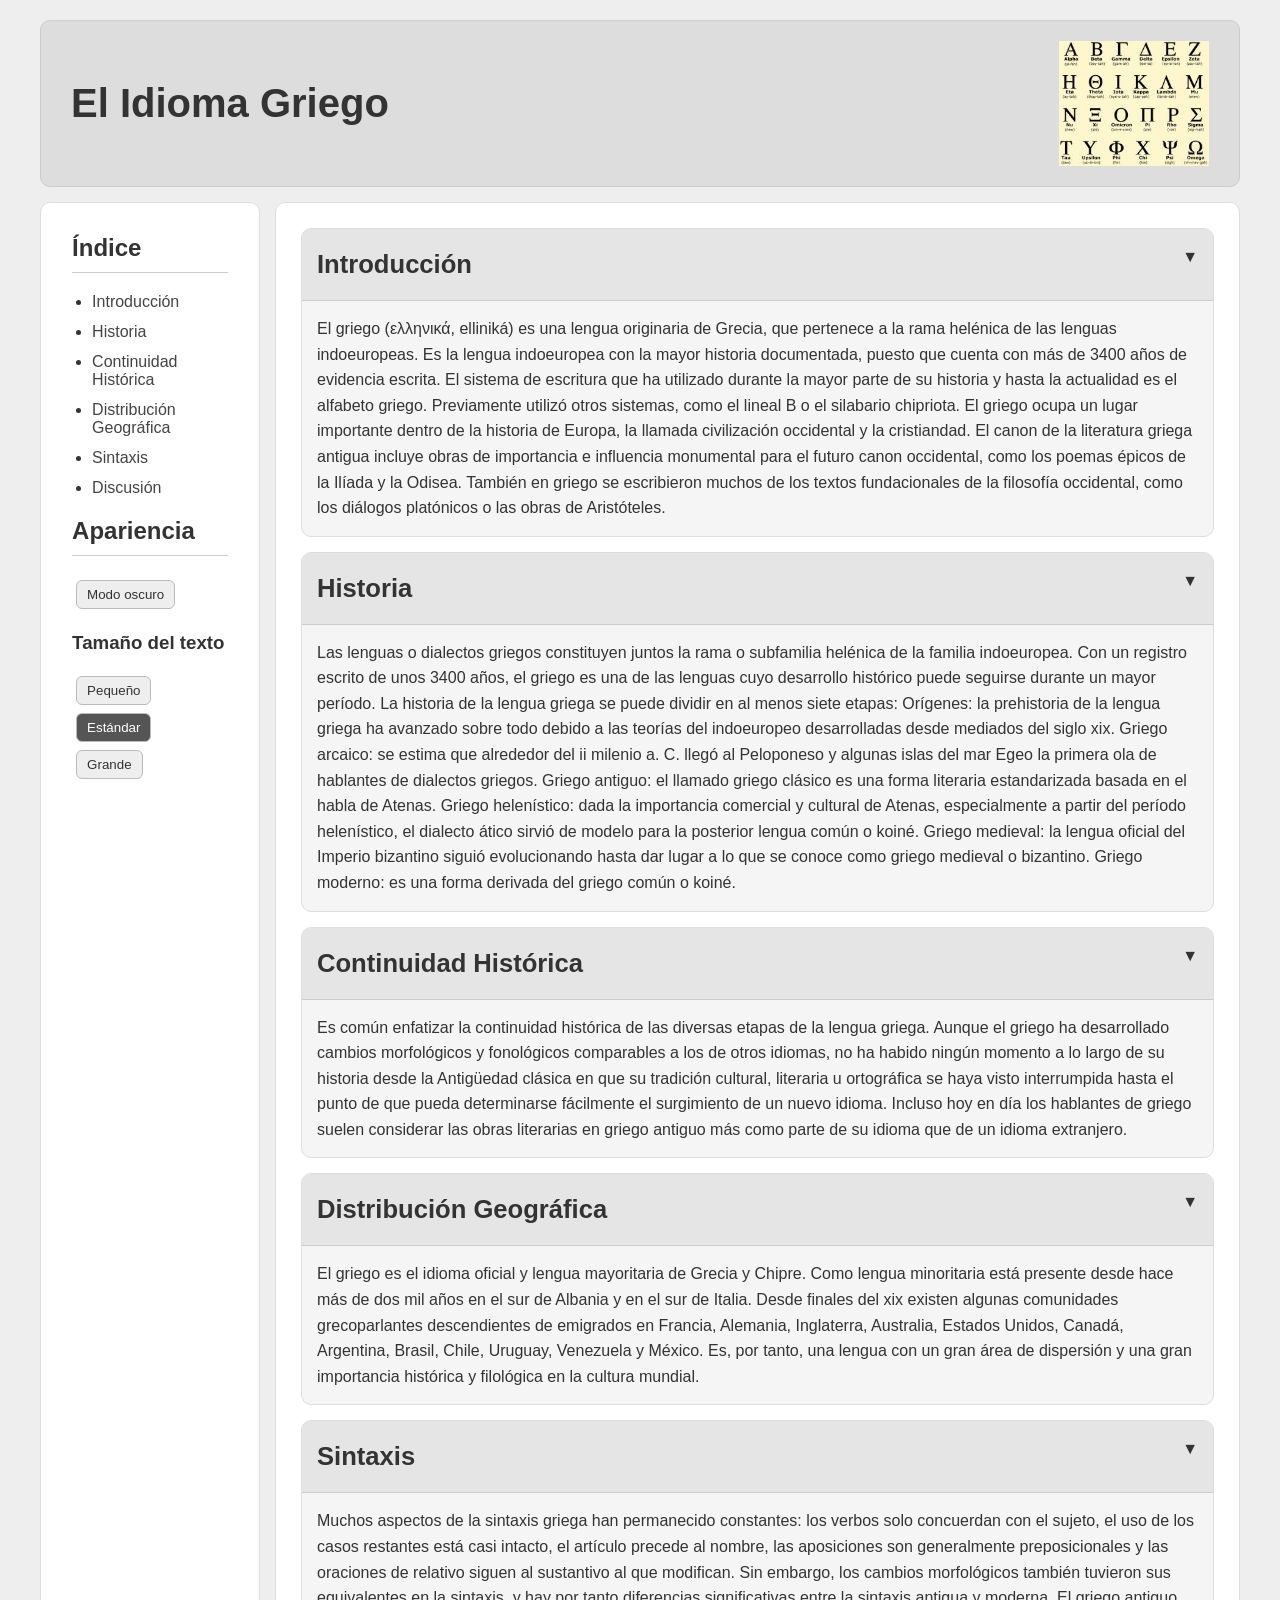
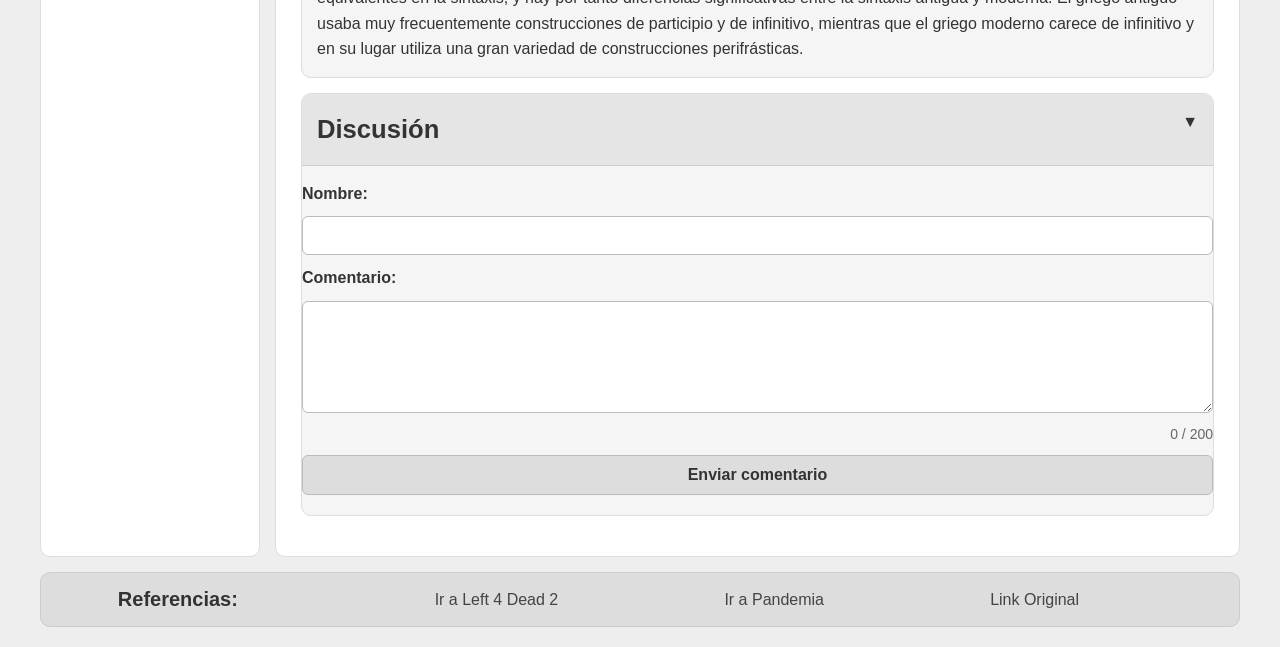
<file: tema3.html>
<!DOCTYPE html>

<head>
    <meta charset="UTF-8">
    <meta name="viewport" content="width=device-width, initial-scale=1.0">
    <title>El Idioma Griego</title>
    <link rel="stylesheet" href="./style.css">
    <script src="./main.js" defer></script>
</head>

<body>

    <div class="contenedor-wiki">

        <header>
            <h1>El Idioma Griego</h1>

            <img
                src="./img/griego.jpeg"
                class="imagen"
                alt="Imagen relacionada con el idioma griego"
            >
        </header>

        <aside>
            <h2>Índice</h2>

            <ul id="lista-indice">
            </ul>

            <section class="panel-apariencia">
                <h2>Apariencia</h2>

                <button type="button" id="boton-modo">
                    Modo oscuro
                </button>

                <h3>Tamaño del texto</h3>

                <button type="button" id="boton-pequeno">
                    Pequeño
                </button>

                <button type="button" id="boton-estandar" class="seleccionado">
                    Estándar
                </button>

                <button type="button" id="boton-grande">
                    Grande
                </button>
            </section>
        </aside>

        <main>
            <section> 
            <h2 id="introduccion">Introducción</h2>

            <p>
                El griego (ελληνικά, elliniká) es una lengua originaria de Grecia, que
                pertenece a la rama helénica de las lenguas indoeuropeas. Es la lengua
                indoeuropea con la mayor historia documentada, puesto que cuenta con más
                de 3400 años de evidencia escrita. El sistema de escritura que ha utilizado
                durante la mayor parte de su historia y hasta la actualidad es el alfabeto
                griego. Previamente utilizó otros sistemas, como el lineal B o el silabario
                chipriota.

                El griego ocupa un lugar importante dentro de la historia de Europa, la
                llamada civilización occidental y la cristiandad. El canon de la literatura
                griega antigua incluye obras de importancia e influencia monumental para el
                futuro canon occidental, como los poemas épicos de la Ilíada y la Odisea.

                También en griego se escribieron muchos de los textos fundacionales de la
                filosofía occidental, como los diálogos platónicos o las obras de Aristóteles.
            </p>
            </section>

            <section> 
            <h2 id="historia">Historia</h2>

            <p>
                Las lenguas o dialectos griegos constituyen juntos la rama o subfamilia
                helénica de la familia indoeuropea. Con un registro escrito de unos
                3400 años, el griego es una de las lenguas cuyo desarrollo histórico
                puede seguirse durante un mayor período.

                La historia de la lengua griega se puede dividir en al menos siete etapas:

                Orígenes: la prehistoria de la lengua griega ha avanzado sobre todo debido
                a las teorías del indoeuropeo desarrolladas desde mediados del siglo xix.

                Griego arcaico: se estima que alrededor del ii milenio a. C. llegó al
                Peloponeso y algunas islas del mar Egeo la primera ola de hablantes de
                dialectos griegos.

                Griego antiguo: el llamado griego clásico es una forma literaria
                estandarizada basada en el habla de Atenas.

                Griego helenístico: dada la importancia comercial y cultural de Atenas,
                especialmente a partir del período helenístico, el dialecto ático sirvió
                de modelo para la posterior lengua común o koiné.

                Griego medieval: la lengua oficial del Imperio bizantino siguió
                evolucionando hasta dar lugar a lo que se conoce como griego medieval
                o bizantino.

                Griego moderno: es una forma derivada del griego común o koiné.
            </p>
            </section>

            <section> 
            <h2 id="continuidad">Continuidad Histórica</h2>

            <p>
                Es común enfatizar la continuidad histórica de las diversas etapas de la
                lengua griega. Aunque el griego ha desarrollado cambios morfológicos y
                fonológicos comparables a los de otros idiomas, no ha habido ningún momento
                a lo largo de su historia desde la Antigüedad clásica en que su tradición
                cultural, literaria u ortográfica se haya visto interrumpida hasta el punto
                de que pueda determinarse fácilmente el surgimiento de un nuevo idioma.

                Incluso hoy en día los hablantes de griego suelen considerar las obras
                literarias en griego antiguo más como parte de su idioma que de un idioma
                extranjero.
            </p>
            </section>
            
            <section> 
            <h2 id="distribucion">Distribución Geográfica</h2>

            <p>
                El griego es el idioma oficial y lengua mayoritaria de Grecia y Chipre.
                Como lengua minoritaria está presente desde hace más de dos mil años en el
                sur de Albania y en el sur de Italia.

                Desde finales del xix existen algunas comunidades grecoparlantes
                descendientes de emigrados en Francia, Alemania, Inglaterra, Australia,
                Estados Unidos, Canadá, Argentina, Brasil, Chile, Uruguay, Venezuela y
                México.

                Es, por tanto, una lengua con un gran área de dispersión y una gran
                importancia histórica y filológica en la cultura mundial.
            </p>
            </section>

            <section> 
            <h2 id="sintaxis">Sintaxis</h2>

            <p>
                Muchos aspectos de la sintaxis griega han permanecido constantes: los
                verbos solo concuerdan con el sujeto, el uso de los casos restantes está
                casi intacto, el artículo precede al nombre, las aposiciones son
                generalmente preposicionales y las oraciones de relativo siguen al
                sustantivo al que modifican.

                Sin embargo, los cambios morfológicos también tuvieron sus equivalentes
                en la sintaxis, y hay por tanto diferencias significativas entre la
                sintaxis antigua y moderna.

                El griego antiguo usaba muy frecuentemente construcciones de participio
                y de infinitivo, mientras que el griego moderno carece de infinitivo y
                en su lugar utiliza una gran variedad de construcciones perifrásticas.
            </p>
            </section>

            <section>
                <h2 id="discusion">Discusión</h2>
                <form id="formulario-comentarios">

                    <label for="nombre-comentario">Nombre:</label>
                    <input type="text" id="nombre-comentario" maxlength="33">

                    <label for="texto-comentario">Comentario:</label>
                    <textarea id="texto-comentario" maxlength="200"></textarea>

                    <p id="contador-caracteres">0 / 200</p>

                    <button type="submit">Enviar comentario</button>

                </form>
                <p id="aviso-comentarios"></p>
                <ul id="lista-comentarios">
                </ul>
            </section>
        </main>

        <footer>

            <h2>Referencias:</h2>

            <ul>
                <li>
                    <a href="./index.html">
                        Ir a Left 4 Dead 2
                    </a>
                </li>

                <li>
                    <a href="./tema2.html">
                        Ir a Pandemia
                    </a>
                </li>

                <li>
                    <a href="https://es.wikipedia.org/wiki/Idioma_griego">
                        Link Original
                    </a>
                </li>
            </ul>

        </footer>

    </div>

</body>

</html>
</file>
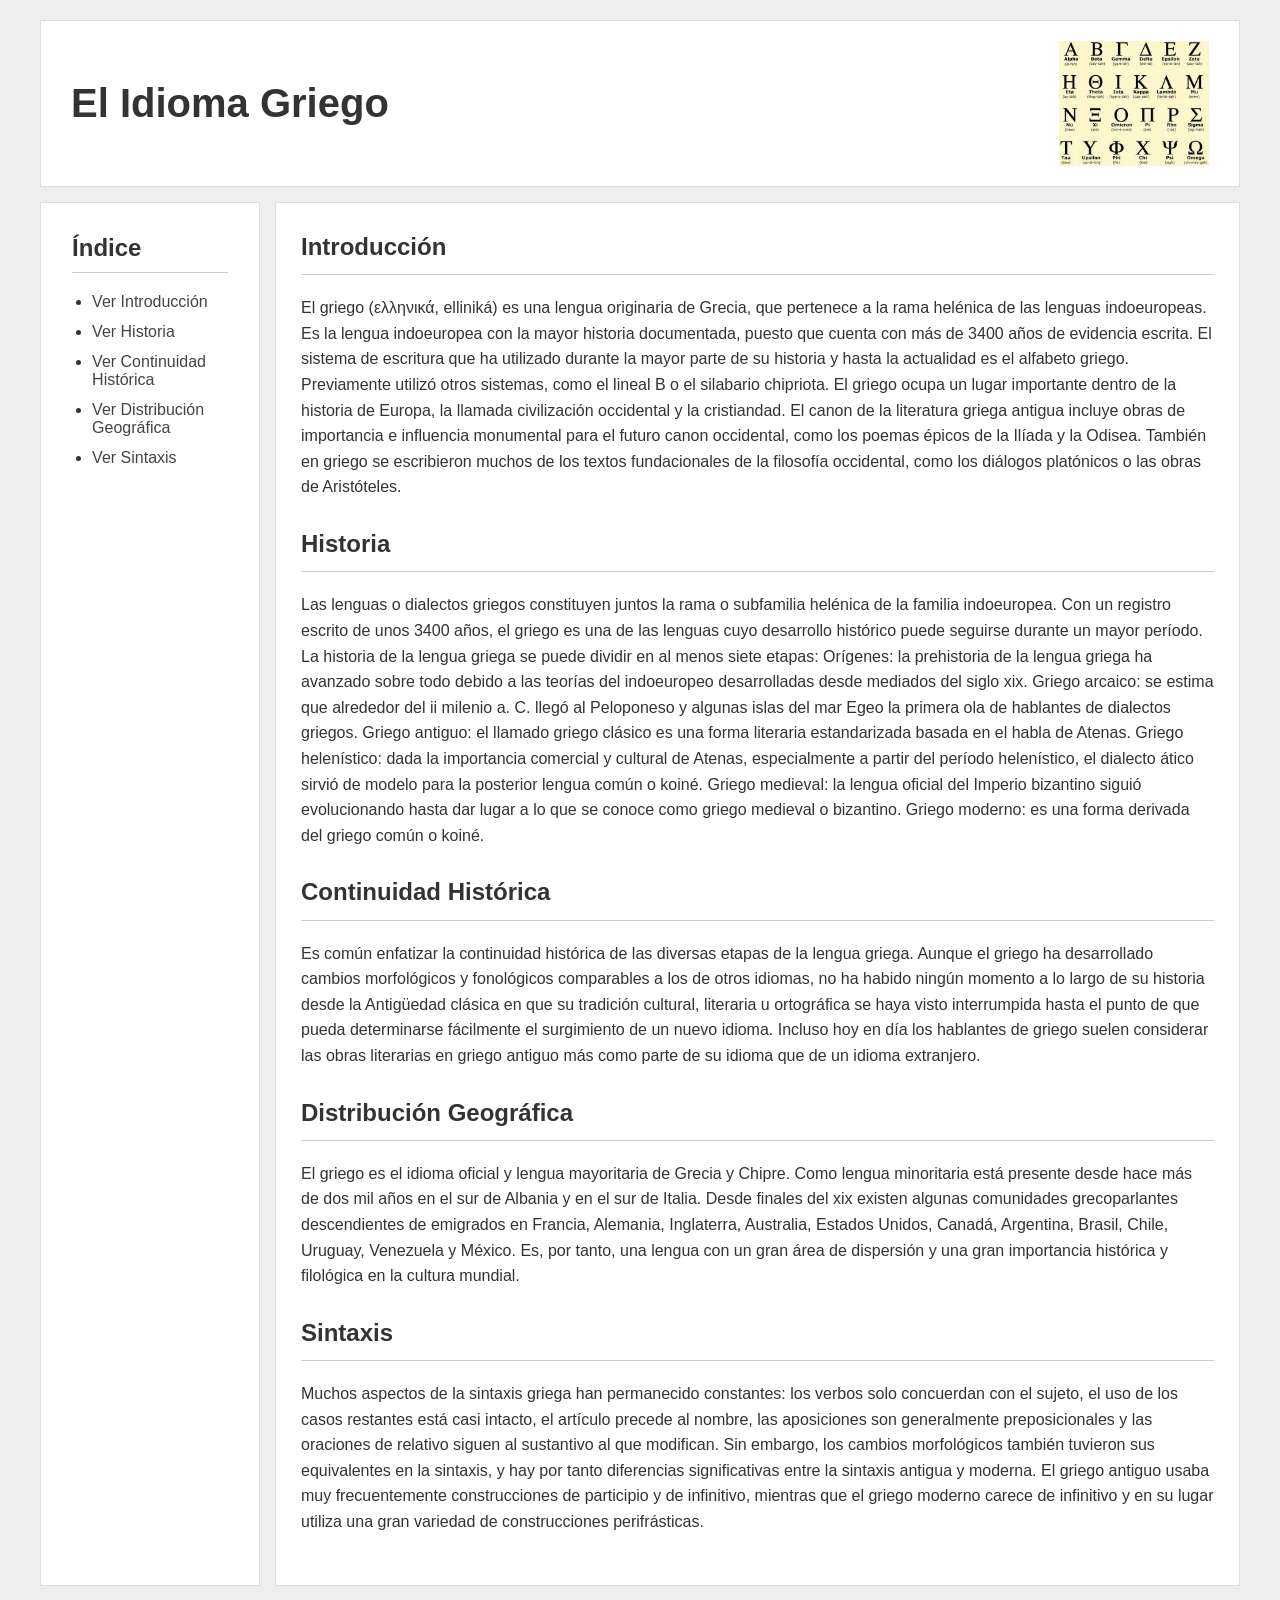
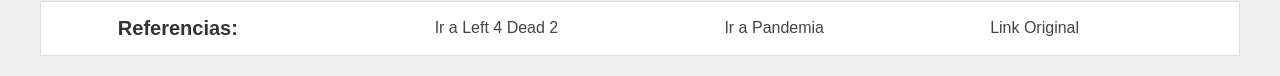
<file: tema3/tema3.html>
<!DOCTYPE html>

<head>
    <meta charset="UTF-8">
    <meta name="viewport" content="width=device-width, initial-scale=1.0">
    <title>El Idioma Griego</title>
    <link rel="stylesheet" href="../css/style.css">
</head>

<body>

    <div class="contenedor-wiki">

        <header>
            <h1>El Idioma Griego</h1>

            <img
                src="../img/griego.jpeg"
                class="imagen"
                alt="Imagen relacionada con el idioma griego"
            >
        </header>

        <aside>
            <h2>Índice</h2>

            <ul>
                <li><a href="#introduccion">Ver Introducción</a></li>
                <li><a href="#historia">Ver Historia</a></li>
                <li><a href="#continuidad">Ver Continuidad Histórica</a></li>
                <li><a href="#distribucion">Ver Distribución Geográfica</a></li>
                <li><a href="#sintaxis">Ver Sintaxis</a></li>
            </ul>
        </aside>

        <main>
            <h2 id="introduccion">Introducción</h2>

            <p>
                El griego (ελληνικά, elliniká) es una lengua originaria de Grecia, que
                pertenece a la rama helénica de las lenguas indoeuropeas. Es la lengua
                indoeuropea con la mayor historia documentada, puesto que cuenta con más
                de 3400 años de evidencia escrita. El sistema de escritura que ha utilizado
                durante la mayor parte de su historia y hasta la actualidad es el alfabeto
                griego. Previamente utilizó otros sistemas, como el lineal B o el silabario
                chipriota.

                El griego ocupa un lugar importante dentro de la historia de Europa, la
                llamada civilización occidental y la cristiandad. El canon de la literatura
                griega antigua incluye obras de importancia e influencia monumental para el
                futuro canon occidental, como los poemas épicos de la Ilíada y la Odisea.

                También en griego se escribieron muchos de los textos fundacionales de la
                filosofía occidental, como los diálogos platónicos o las obras de Aristóteles.
            </p>

            <h2 id="historia">Historia</h2>

            <p>
                Las lenguas o dialectos griegos constituyen juntos la rama o subfamilia
                helénica de la familia indoeuropea. Con un registro escrito de unos
                3400 años, el griego es una de las lenguas cuyo desarrollo histórico
                puede seguirse durante un mayor período.

                La historia de la lengua griega se puede dividir en al menos siete etapas:

                Orígenes: la prehistoria de la lengua griega ha avanzado sobre todo debido
                a las teorías del indoeuropeo desarrolladas desde mediados del siglo xix.

                Griego arcaico: se estima que alrededor del ii milenio a. C. llegó al
                Peloponeso y algunas islas del mar Egeo la primera ola de hablantes de
                dialectos griegos.

                Griego antiguo: el llamado griego clásico es una forma literaria
                estandarizada basada en el habla de Atenas.

                Griego helenístico: dada la importancia comercial y cultural de Atenas,
                especialmente a partir del período helenístico, el dialecto ático sirvió
                de modelo para la posterior lengua común o koiné.

                Griego medieval: la lengua oficial del Imperio bizantino siguió
                evolucionando hasta dar lugar a lo que se conoce como griego medieval
                o bizantino.

                Griego moderno: es una forma derivada del griego común o koiné.
            </p>

            <h2 id="continuidad">Continuidad Histórica</h2>

            <p>
                Es común enfatizar la continuidad histórica de las diversas etapas de la
                lengua griega. Aunque el griego ha desarrollado cambios morfológicos y
                fonológicos comparables a los de otros idiomas, no ha habido ningún momento
                a lo largo de su historia desde la Antigüedad clásica en que su tradición
                cultural, literaria u ortográfica se haya visto interrumpida hasta el punto
                de que pueda determinarse fácilmente el surgimiento de un nuevo idioma.

                Incluso hoy en día los hablantes de griego suelen considerar las obras
                literarias en griego antiguo más como parte de su idioma que de un idioma
                extranjero.
            </p>

            <h2 id="distribucion">Distribución Geográfica</h2>

            <p>
                El griego es el idioma oficial y lengua mayoritaria de Grecia y Chipre.
                Como lengua minoritaria está presente desde hace más de dos mil años en el
                sur de Albania y en el sur de Italia.

                Desde finales del xix existen algunas comunidades grecoparlantes
                descendientes de emigrados en Francia, Alemania, Inglaterra, Australia,
                Estados Unidos, Canadá, Argentina, Brasil, Chile, Uruguay, Venezuela y
                México.

                Es, por tanto, una lengua con un gran área de dispersión y una gran
                importancia histórica y filológica en la cultura mundial.
            </p>

            <h2 id="sintaxis">Sintaxis</h2>

            <p>
                Muchos aspectos de la sintaxis griega han permanecido constantes: los
                verbos solo concuerdan con el sujeto, el uso de los casos restantes está
                casi intacto, el artículo precede al nombre, las aposiciones son
                generalmente preposicionales y las oraciones de relativo siguen al
                sustantivo al que modifican.

                Sin embargo, los cambios morfológicos también tuvieron sus equivalentes
                en la sintaxis, y hay por tanto diferencias significativas entre la
                sintaxis antigua y moderna.

                El griego antiguo usaba muy frecuentemente construcciones de participio
                y de infinitivo, mientras que el griego moderno carece de infinitivo y
                en su lugar utiliza una gran variedad de construcciones perifrásticas.
            </p>

        </main>

        <footer>

            <h2>Referencias:</h2>

            <ul>
                <li>
                    <a href="../index/index.html">
                        Ir a Left 4 Dead 2
                    </a>
                </li>

                <li>
                    <a href="../tema2/tema2.html">
                        Ir a Pandemia
                    </a>
                </li>

                <li>
                    <a href="https://es.wikipedia.org/wiki/Idioma_griego">
                        Link Original
                    </a>
                </li>
            </ul>

        </footer>

    </div>

</body>

</html>
</file>
<file: style.css>
body {
    margin: 0;
    padding: 20px;
    font-family: sans-serif;
    color: #333333;
    background-color: #eeeeee;
}



.contenedor-wiki {
    display: grid;

    grid-template-columns: 220px 1fr;
    grid-template-rows: auto 1fr auto;

    grid-template-areas:
        "header header"
        "indice articulo"
        "footer footer";

    gap: 15px;

    max-width: 1200px;
    margin: 0 auto;
}



header {
    grid-area: header;

    display: flex;
    justify-content: space-between;
    align-items: center;

    padding: 20px 30px;

    background-color: #dddddd;
    border: 1px solid #cccccc;
}

header h1 {
    margin: 0;
    font-size: 40px;
    color: #333333;
}

.imagen {
    max-width: 150px;
    height: auto;
}



aside {
    grid-area: indice;

    padding: 31.1px;

    background-color: #ffffff;
    border: 1px solid #dddddd;
}

aside h2 {
    margin-top: 0;
    padding-bottom: 10px;
    border-bottom: 1px solid #cccccc;
}

aside ul {
    margin: 0;
    padding-left: 20px;
}

aside li {
    margin-bottom: 12px;
}

aside a {
    color: #444444;
    text-decoration: none;
}

aside a:hover {
    text-decoration: underline;
}



main {
    grid-area: articulo;

    padding: 25px;

    background-color: #ffffff;
    border: 1px solid #dddddd;

    line-height: 1.6;
}

main h2 {
    margin-top: 0;
    padding-bottom: 8px;

    border-bottom: 1px solid #cccccc;

    color: #333333;
}

main p {
    margin-bottom: 25px;
}



footer {
    grid-area: footer;

    display: flex;
    justify-content: space-around;
    align-items: center;

    padding: 15px 20px;

    background-color: #dddddd;
    border: 1px solid #cccccc;
}

footer h2 {
    margin: 0;
    font-size: 20px;
}

footer ul {
    display: flex;

    justify-content: space-around;
    align-items: center;

    width: 70%;

    margin: 0;
    padding: 0;

    list-style: none;
}

footer a {
    color: #444444;
    text-decoration: none;
}

footer a:hover {
    text-decoration: underline;
}



/*Funcionalidad 2*/
.panel-apariencia {
    margin-top: 20px;
}

.panel-apariencia button {
    margin: 4px;
    padding: 6px 10px;
    cursor: pointer;
}

.panel-apariencia .seleccionado {
    background-color: #555;
    color: white;
}

.panel-apariencia button {
    margin: 4px;
    padding: 6px 10px;
    cursor: pointer;
    border: 1px solid #bbb;
    border-radius: 6px;
    background-color: #eee;
    color: #333;
}

.panel-apariencia button:hover {
    background-color: #ddd;
}

.panel-apariencia .seleccionado:hover {
    background-color: #444;
}

/*modo oscuro*/
body.oscuro {
    background-color: #222;
    color: #eee;
}

body.oscuro .contenedor-wiki {
    background-color: #222;
    color: #eee;
}

body.oscuro .contenedor-wiki header,
body.oscuro .contenedor-wiki aside,
body.oscuro .contenedor-wiki main,
body.oscuro .contenedor-wiki footer,
body.oscuro h1,
body.oscuro h2,
body.oscuro h3 {
    background-color: #333;
    color: #eee;
}

body.oscuro a {
    color: #eee;
}

body.oscuro .panel-apariencia button:hover {
    background-color: #555;
}

body.oscuro .panel-apariencia .seleccionado:hover {
    background-color: #ddd;
}

body.oscuro .panel-apariencia button {
    background-color: #444;
    color: white;
    border-color: #666;
}

body.oscuro .panel-apariencia .seleccionado {
    background-color: #eee;
    color: #222;
}

/*tamaños del texto*/
main h2 {
    font-size: 1.6em;
}

main p,
main li,
main label,
main button {
    font-size: 1em;
}

main.texto-pequeno p,
main.texto-pequeno li,
main.texto-pequeno label,
main.texto-pequeno button {
    font-size: 0.8em;
}

main.texto-pequeno h2 {
    font-size: 1.4em;
}

main.texto-estandar p,
main.texto-estandar li,
main.texto-estandar label,
main.texto-estandar button {
    font-size: 1em;
}

main.texto-estandar h2 {
    font-size: 1.6em;
}

main.texto-grande p,
main.texto-grande li,
main.texto-grande label,
main.texto-grande button {
    font-size: 1.2em;
}

main.texto-grande h2 {
    font-size: 1.8em;
}



/*Funcionalidad 3*/
main section {
    background-color: #f5f5f5;
    border: 1px solid #ddd;
    margin-bottom: 15px;
    overflow: hidden;
}

main section h2 {
    cursor: pointer;
    padding: 15px;
    margin: 0;
    background-color: #e5e5e5;
}

main section h2:hover {
    background-color: #d5d5d5;
}

main section h2::after {
    content: " ▼";
    float: right;
    font-size: 16px;
}

main section.plegada h2::after {
    content: " ▶";
}

main section p,
main section ul,
main section ol,
main section img {
    margin: 15px;
}

main section.plegada p,
main section.plegada ul,
main section.plegada ol,
main section.plegada img {
    display: none;
}

body.oscuro main section {
    background-color: #252525;
    border-color: #444;
    color: #eee;
}

body.oscuro main section h2 {
    background-color: #353535;
    color: #eee;
}

body.oscuro main section h2:hover {
    background-color: #454545;
}

header,
aside,
main,
footer,
.panel-apariencia,
main section {
    border-radius: 10px;
}

main section.plegada #formulario-comentarios,
main section.plegada #aviso-comentarios {
    display: none;
}



/*Funcionalidad 4*/
#formulario-comentarios {
    display: flex;
    flex-direction: column;
    gap: 10px;
    margin-top: 15px;
}

#formulario-comentarios label {
    font-weight: bold;
}

#formulario-comentarios input,
#formulario-comentarios textarea {
    padding: 10px;
    border: 1px solid #bbb;
    border-radius: 6px;
    background-color: #ffffff;
    color: #333333;
    font-family: sans-serif;
    font-size: 15px;
}

#formulario-comentarios input:focus,
#formulario-comentarios textarea:focus {
    outline: 2px solid #999999;
}

#texto-comentario {
    resize: vertical;
    min-height: 90px;
}

#formulario-comentarios button {
    padding: 10px;
    border: 1px solid #bbb;
    border-radius: 6px;
    background-color: #dddddd;
    color: #333333;
    cursor: pointer;
    font-weight: bold;
}

#formulario-comentarios button:hover {
    background-color: #cccccc;
}

#contador-caracteres {
    margin: 0;
    color: #666666;
    font-size: 14px;
    text-align: right;
}

#aviso-comentarios {
    color: #b3261e;
    font-weight: bold;
}

.error {
    border: 2px solid #b3261e !important;
    background-color: #fff0f0 !important;
}

#lista-comentarios {
    padding: 0;
    margin-top: 20px;
    list-style: none;
}

#lista-comentarios li {
    margin-bottom: 12px;
    padding: 15px;
    background-color: #f5f5f5;
    border: 1px solid #dddddd;
    border-radius: 8px;
}

#lista-comentarios strong {
    display: block;
    margin-bottom: 8px;
    color: #333333;
    overflow-wrap: anywhere;
}

#lista-comentarios p {
    margin: 0 0 12px 0;
    overflow-wrap: anywhere;
}

.boton-borrar-comentario {
    padding: 6px 12px;
    border: 1px solid #bbb;
    border-radius: 5px;
    background-color: #e5e5e5;
    color: #333333;
    cursor: pointer;
}

.boton-borrar-comentario:hover {
    background-color: #cccccc;
}

body.oscuro #formulario-comentarios input,
body.oscuro #formulario-comentarios textarea {
    background-color: #252525;
    color: #eeeeee;
    border-color: #666666;
}

body.oscuro #formulario-comentarios button,
body.oscuro .boton-borrar-comentario {
    background-color: #444444;
    color: #eeeeee;
    border-color: #666666;
}

body.oscuro #formulario-comentarios button:hover,
body.oscuro .boton-borrar-comentario:hover {
    background-color: #555555;
}

body.oscuro #contador-caracteres {
    color: #bbbbbb;
}

body.oscuro #lista-comentarios li {
    background-color: #303030;
    border-color: #555555;
}

body.oscuro #lista-comentarios strong {
    color: #eeeeee;
}

body.oscuro .error {
    background-color: #442222 !important;
    border-color: #ff7777 !important;
}

body.oscuro #aviso-comentarios {
    color: #ff8a80;
}
</file>
<file: css/style.css>
body {
    margin: 0;
    padding: 20px;
    font-family: sans-serif;
    color: #333333;
    background-color: #eeeeee;
}



.contenedor-wiki {
    display: grid;

    grid-template-columns: 220px 1fr;
    grid-template-rows: auto 1fr auto;

    grid-template-areas:
        "header header"
        "indice articulo"
        "footer footer";

    gap: 15px;

    max-width: 1200px;
    margin: 0 auto;
}



header {
    grid-area: header;

    display: flex;
    justify-content: space-between;
    align-items: center;

    padding: 20px 30px;

    background-color: #ffffff;
    border: 1px solid #dddddd;
}

header h1 {
    margin: 0;
    font-size: 40px;
    color: #333333;
}

.imagen {
    max-width: 150px;
    height: auto;
}



aside {
    grid-area: indice;

    padding: 31.1px;

    background-color: #ffffff;
    border: 1px solid #dddddd;
}

aside h2 {
    margin-top: 0;
    padding-bottom: 10px;
    border-bottom: 1px solid #cccccc;
}

aside ul {
    margin: 0;
    padding-left: 20px;
}

aside li {
    margin-bottom: 12px;
}

aside a {
    color: #444444;
    text-decoration: none;
}

aside a:hover {
    text-decoration: underline;
}



main {
    grid-area: articulo;

    padding: 25px;

    background-color: #ffffff;
    border: 1px solid #dddddd;

    line-height: 1.6;
}

main h2 {
    margin-top: 0;
    padding-bottom: 8px;

    border-bottom: 1px solid #cccccc;

    color: #333333;
}

main p {
    margin-bottom: 25px;
}



footer {
    grid-area: footer;

    display: flex;
    justify-content: space-around;
    align-items: center;

    padding: 15px 20px;

    background-color: #ffffff;
    border: 1px solid #dddddd;
}

footer h2 {
    margin: 0;
    font-size: 20px;
}

footer ul {
    display: flex;

    justify-content: space-around;
    align-items: center;

    width: 70%;

    margin: 0;
    padding: 0;

    list-style: none;
}

footer a {
    color: #444444;
    text-decoration: none;
}

footer a:hover {
    text-decoration: underline;
}
</file>
